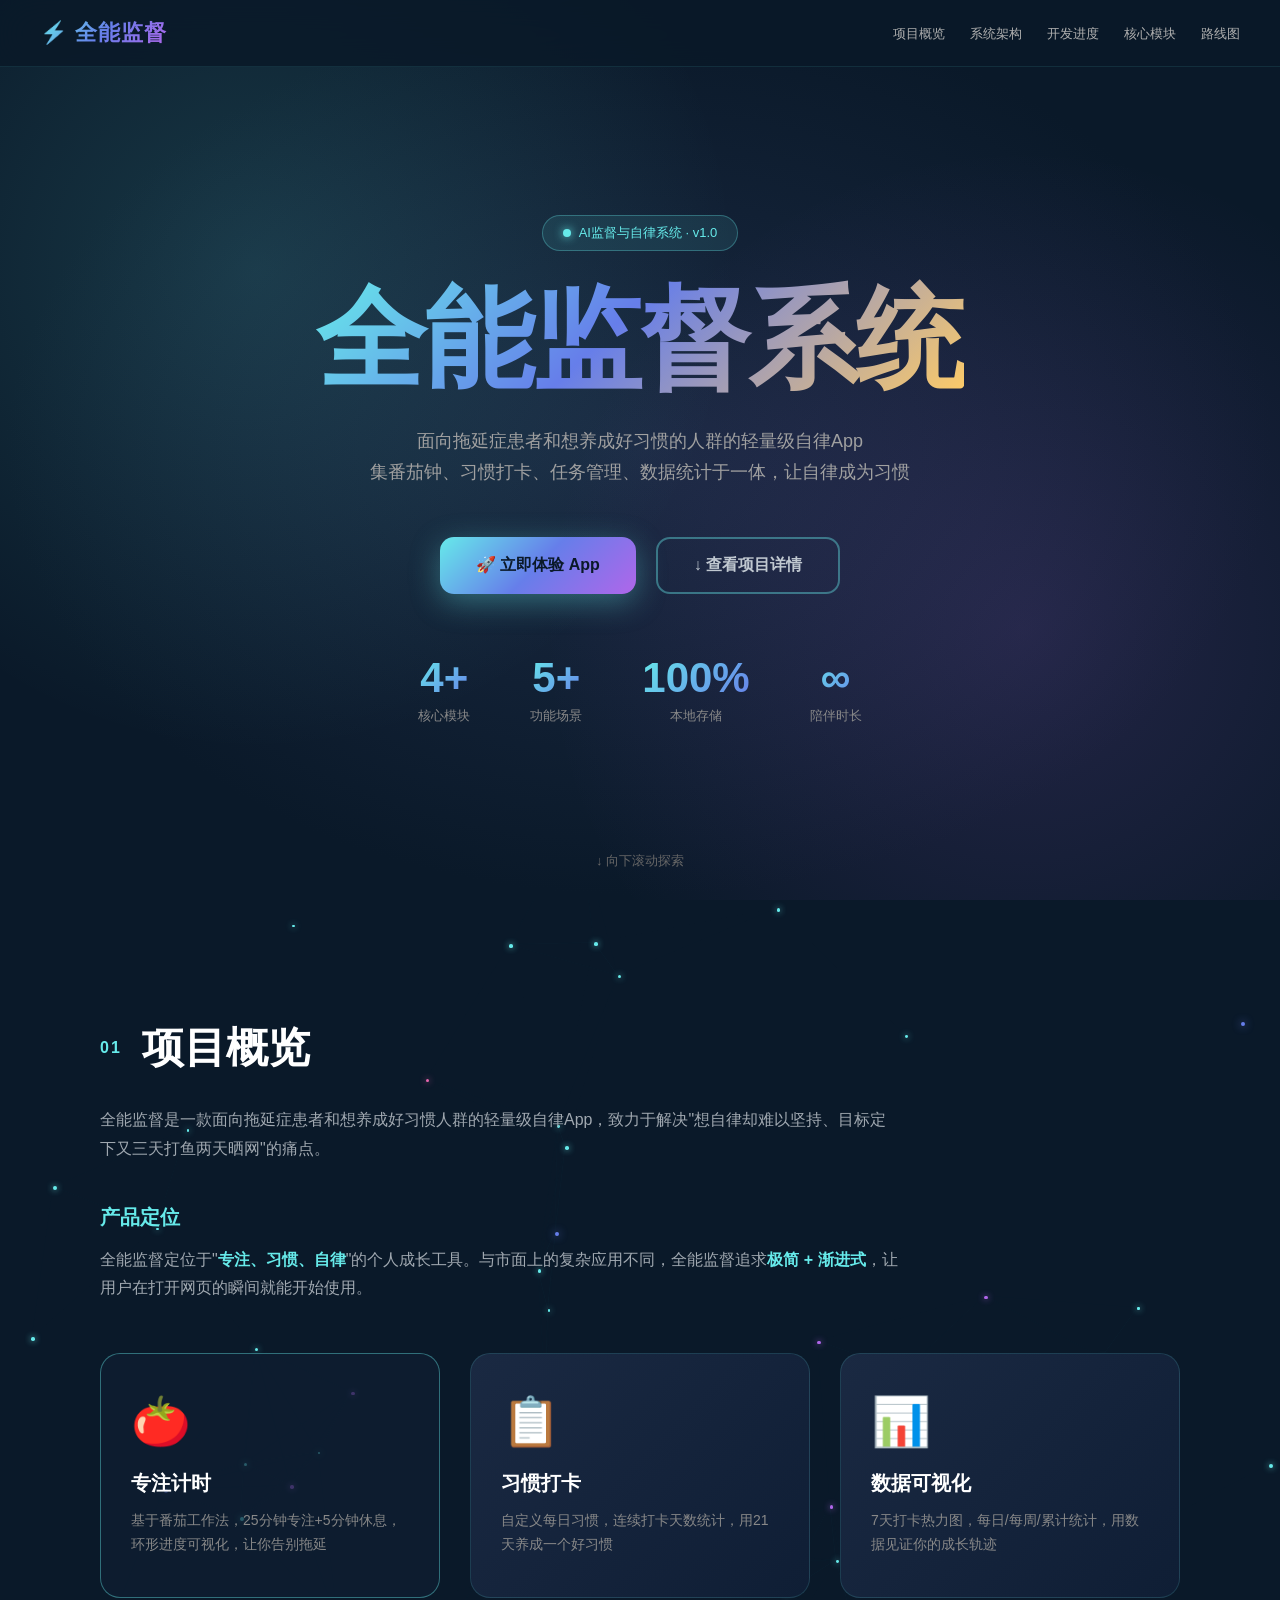
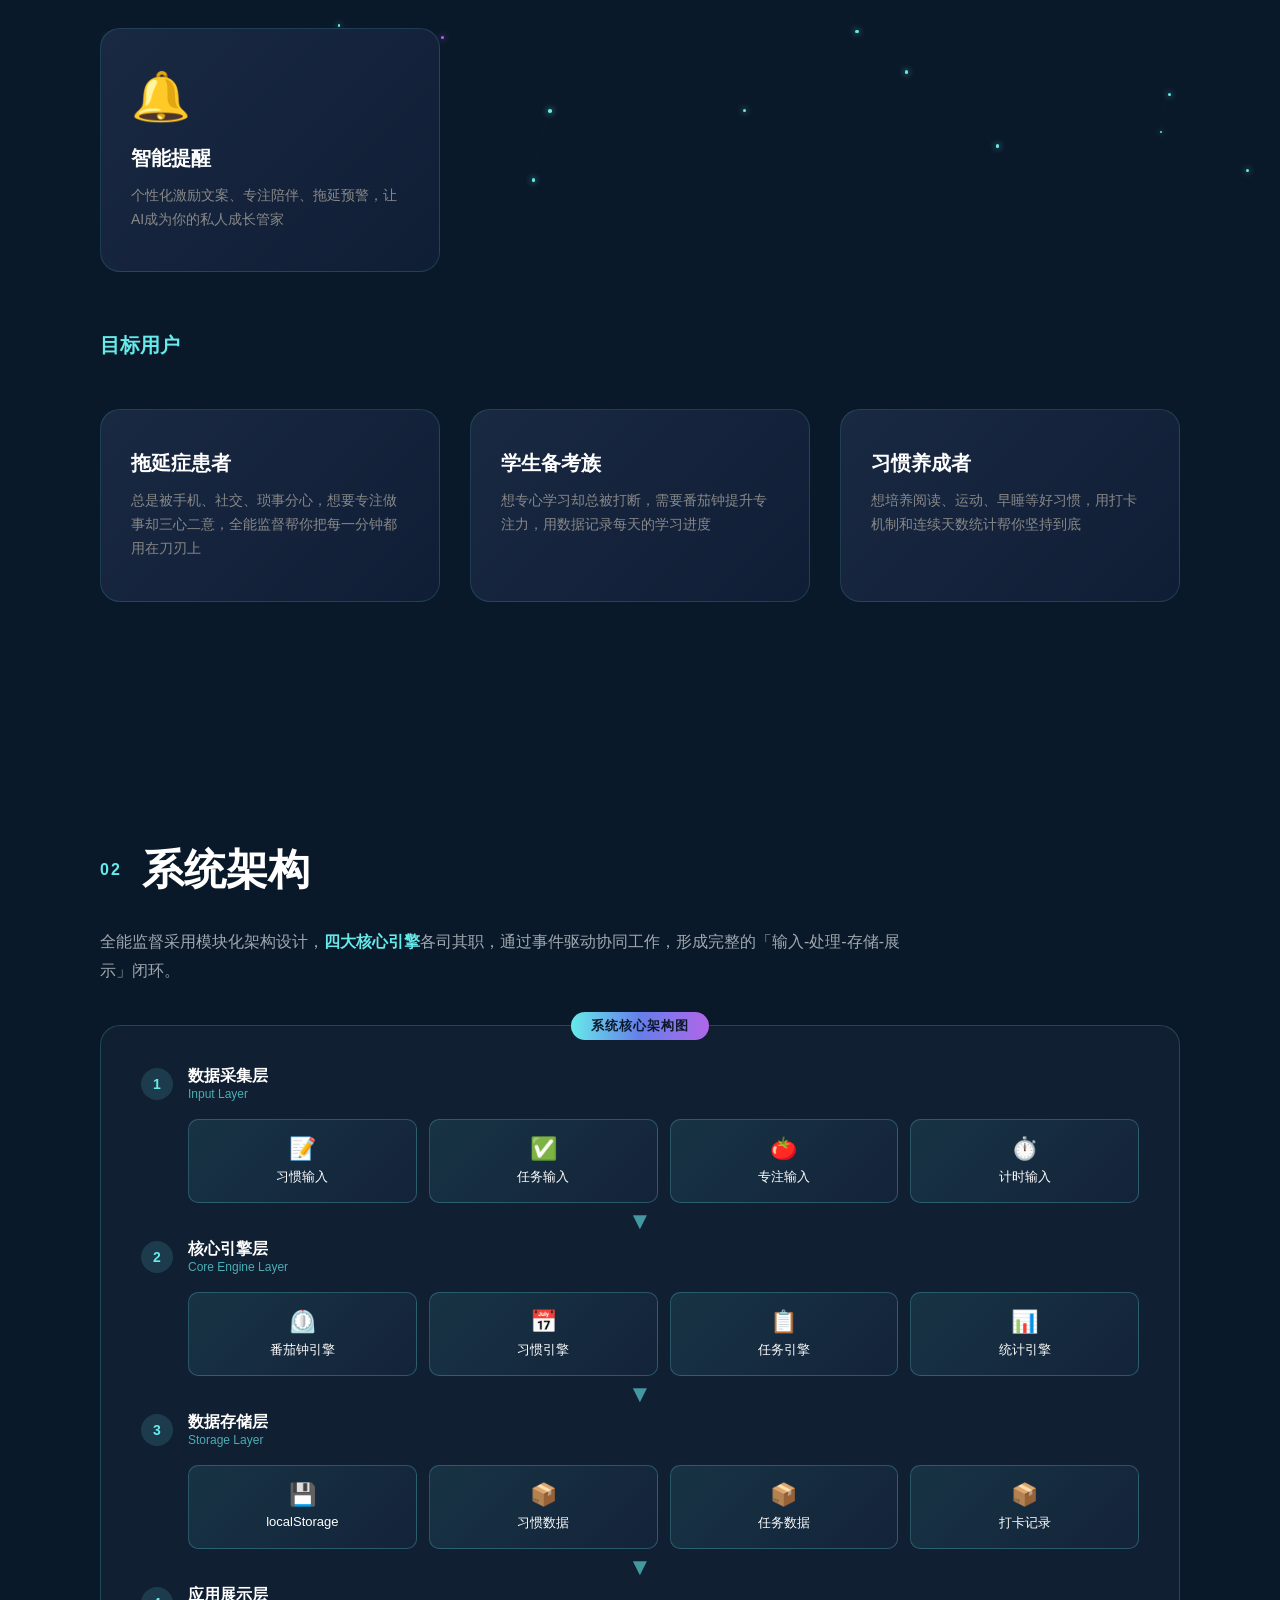
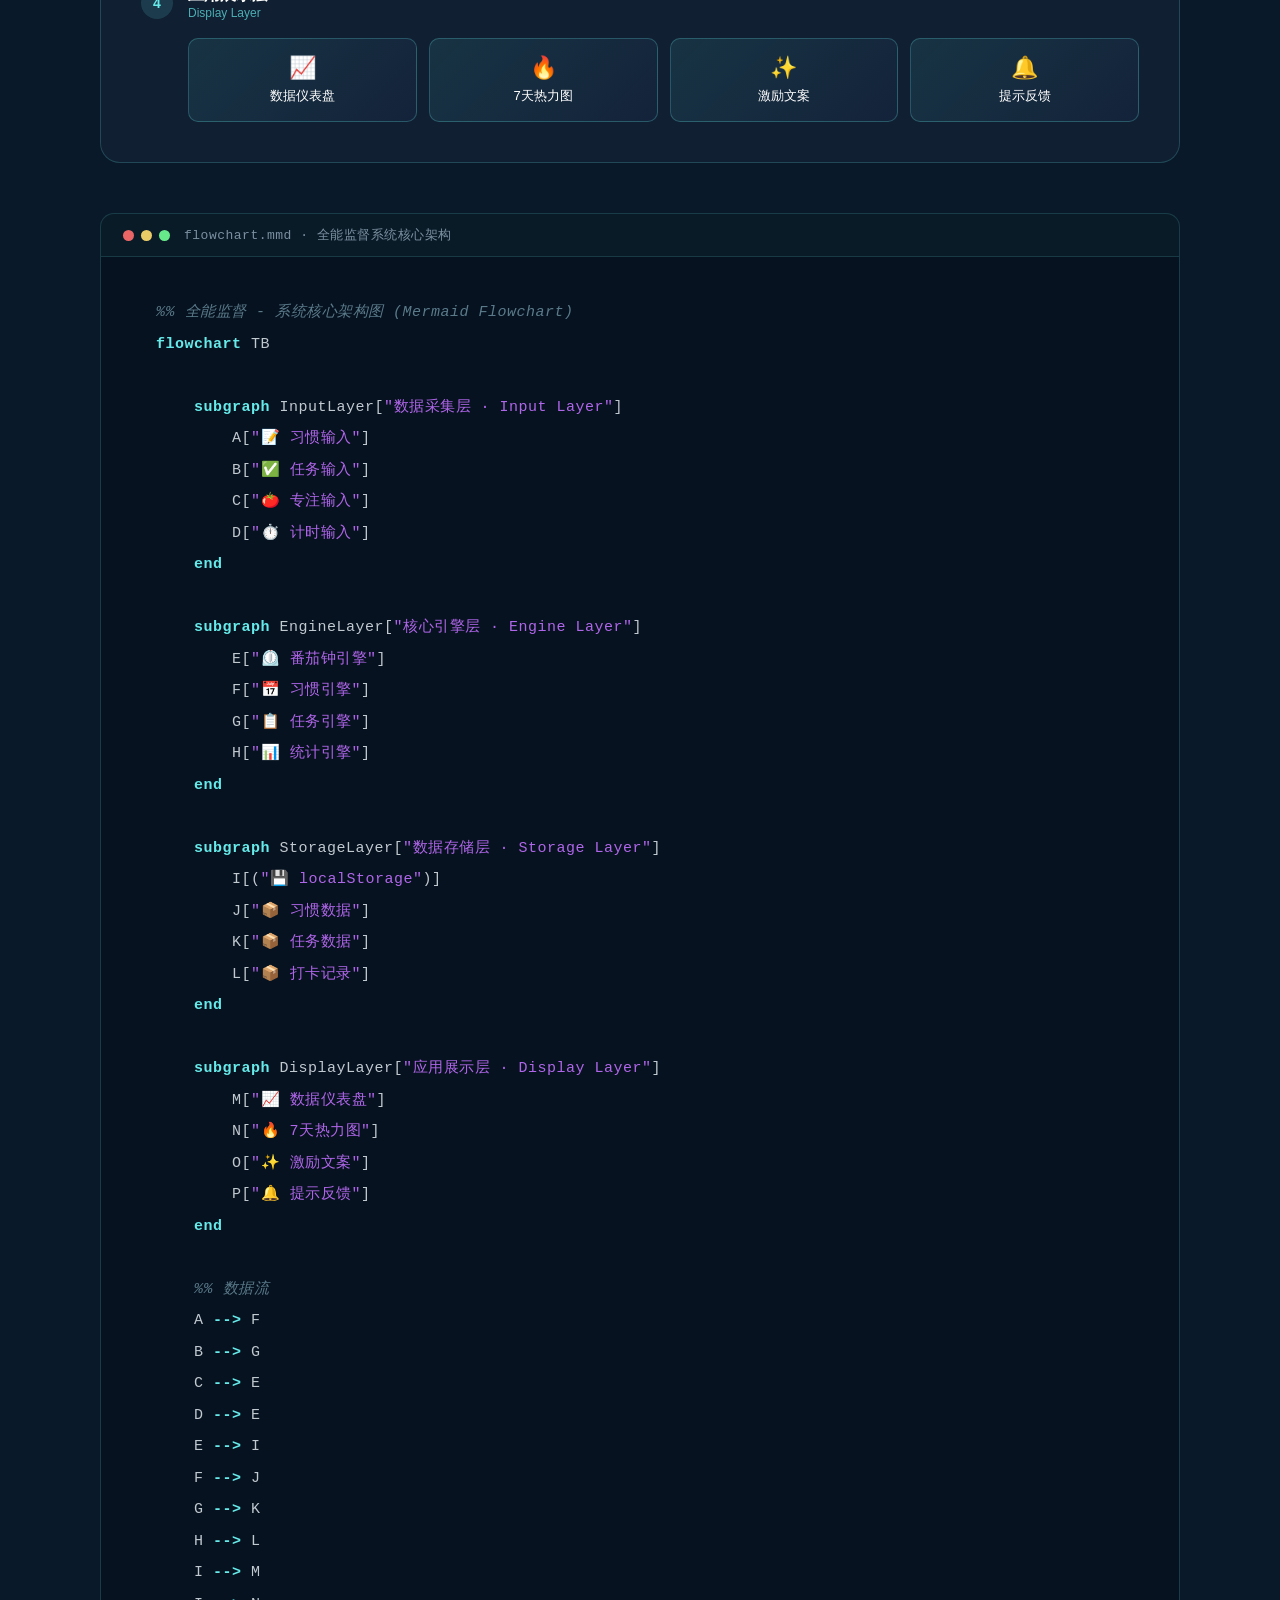
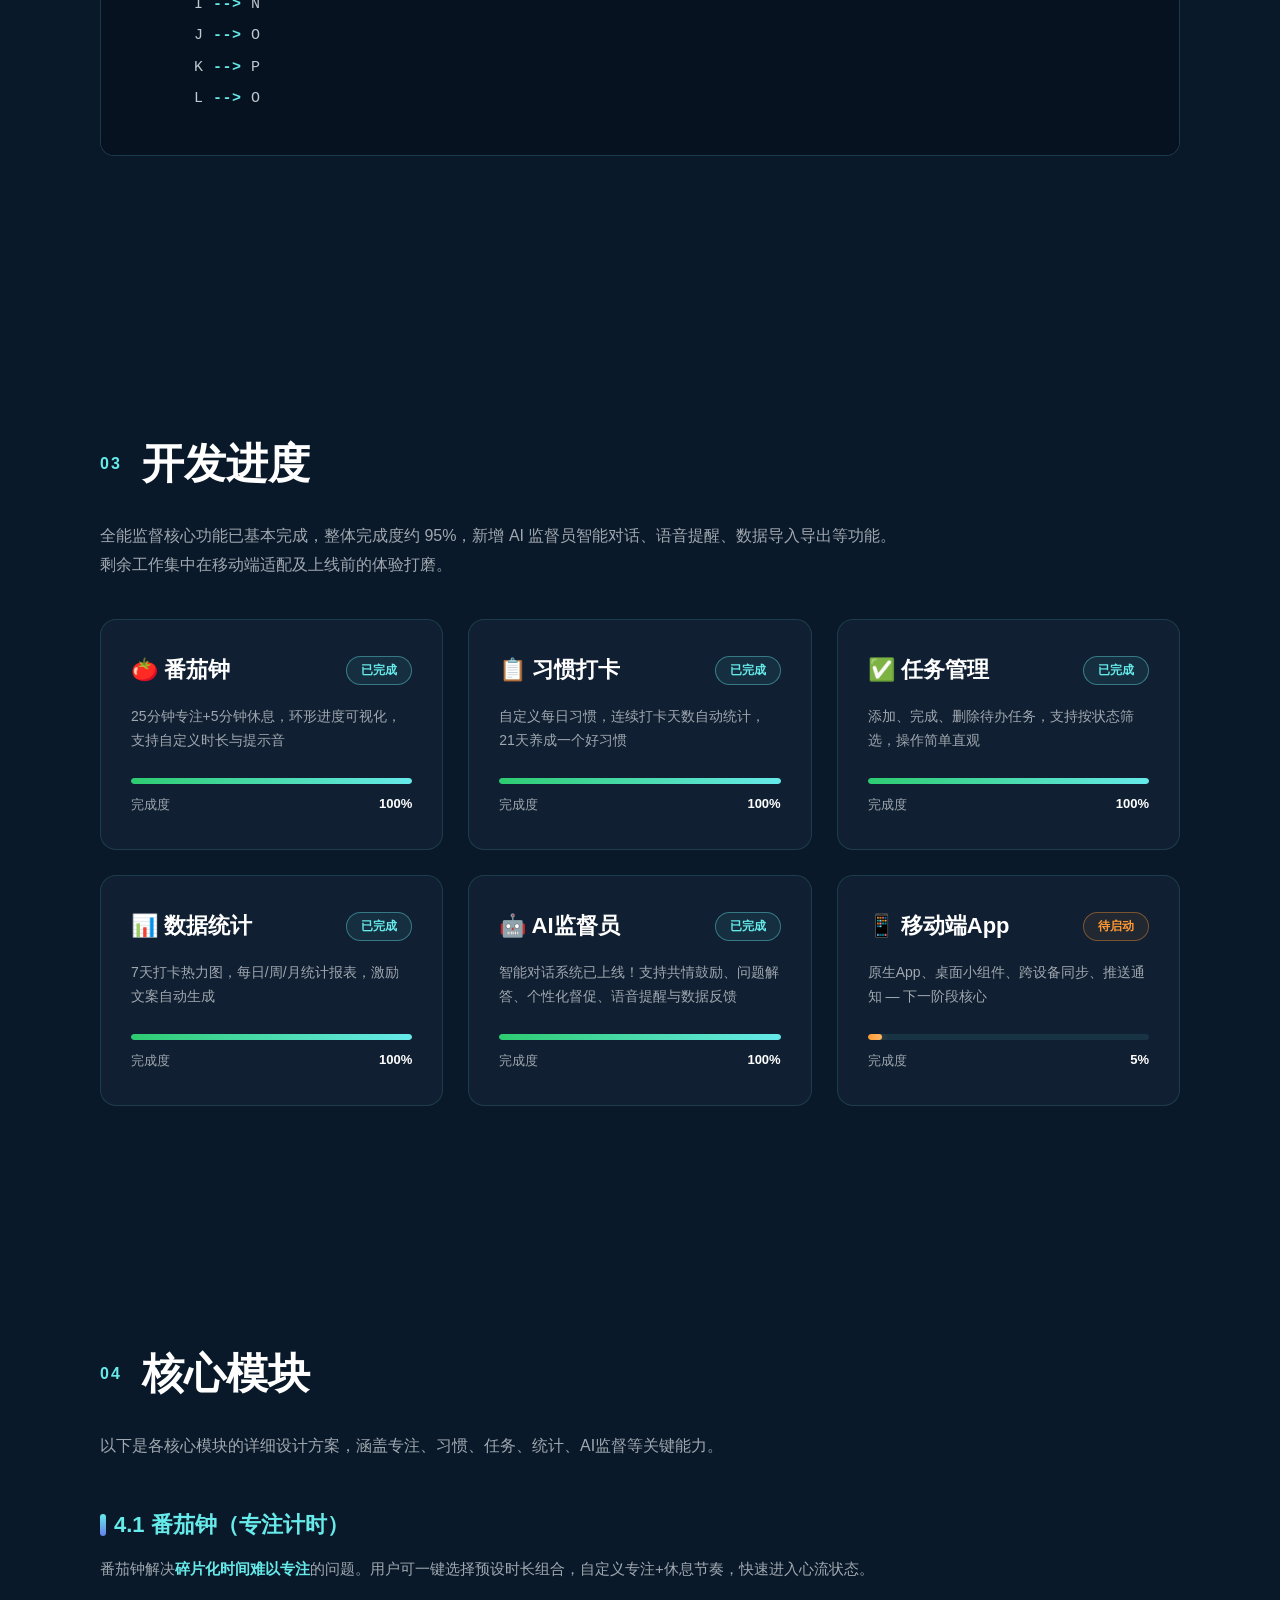
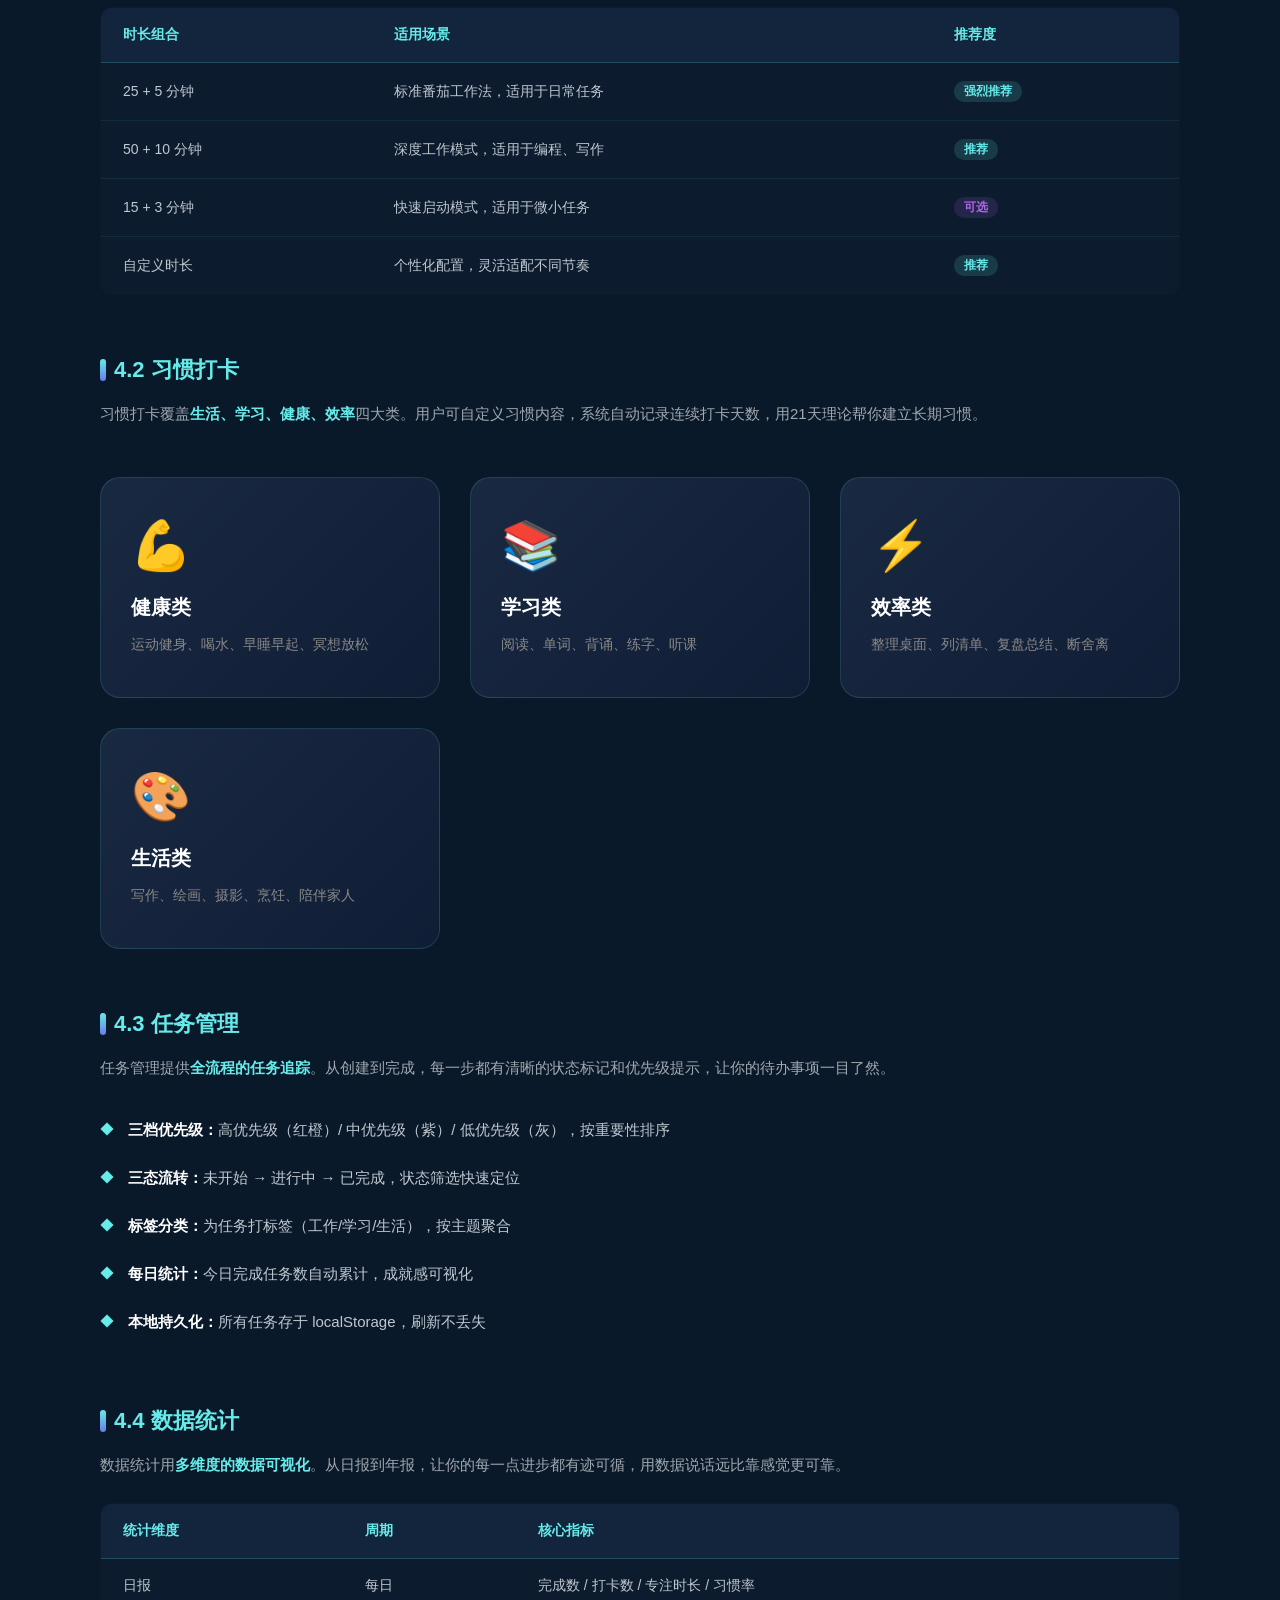
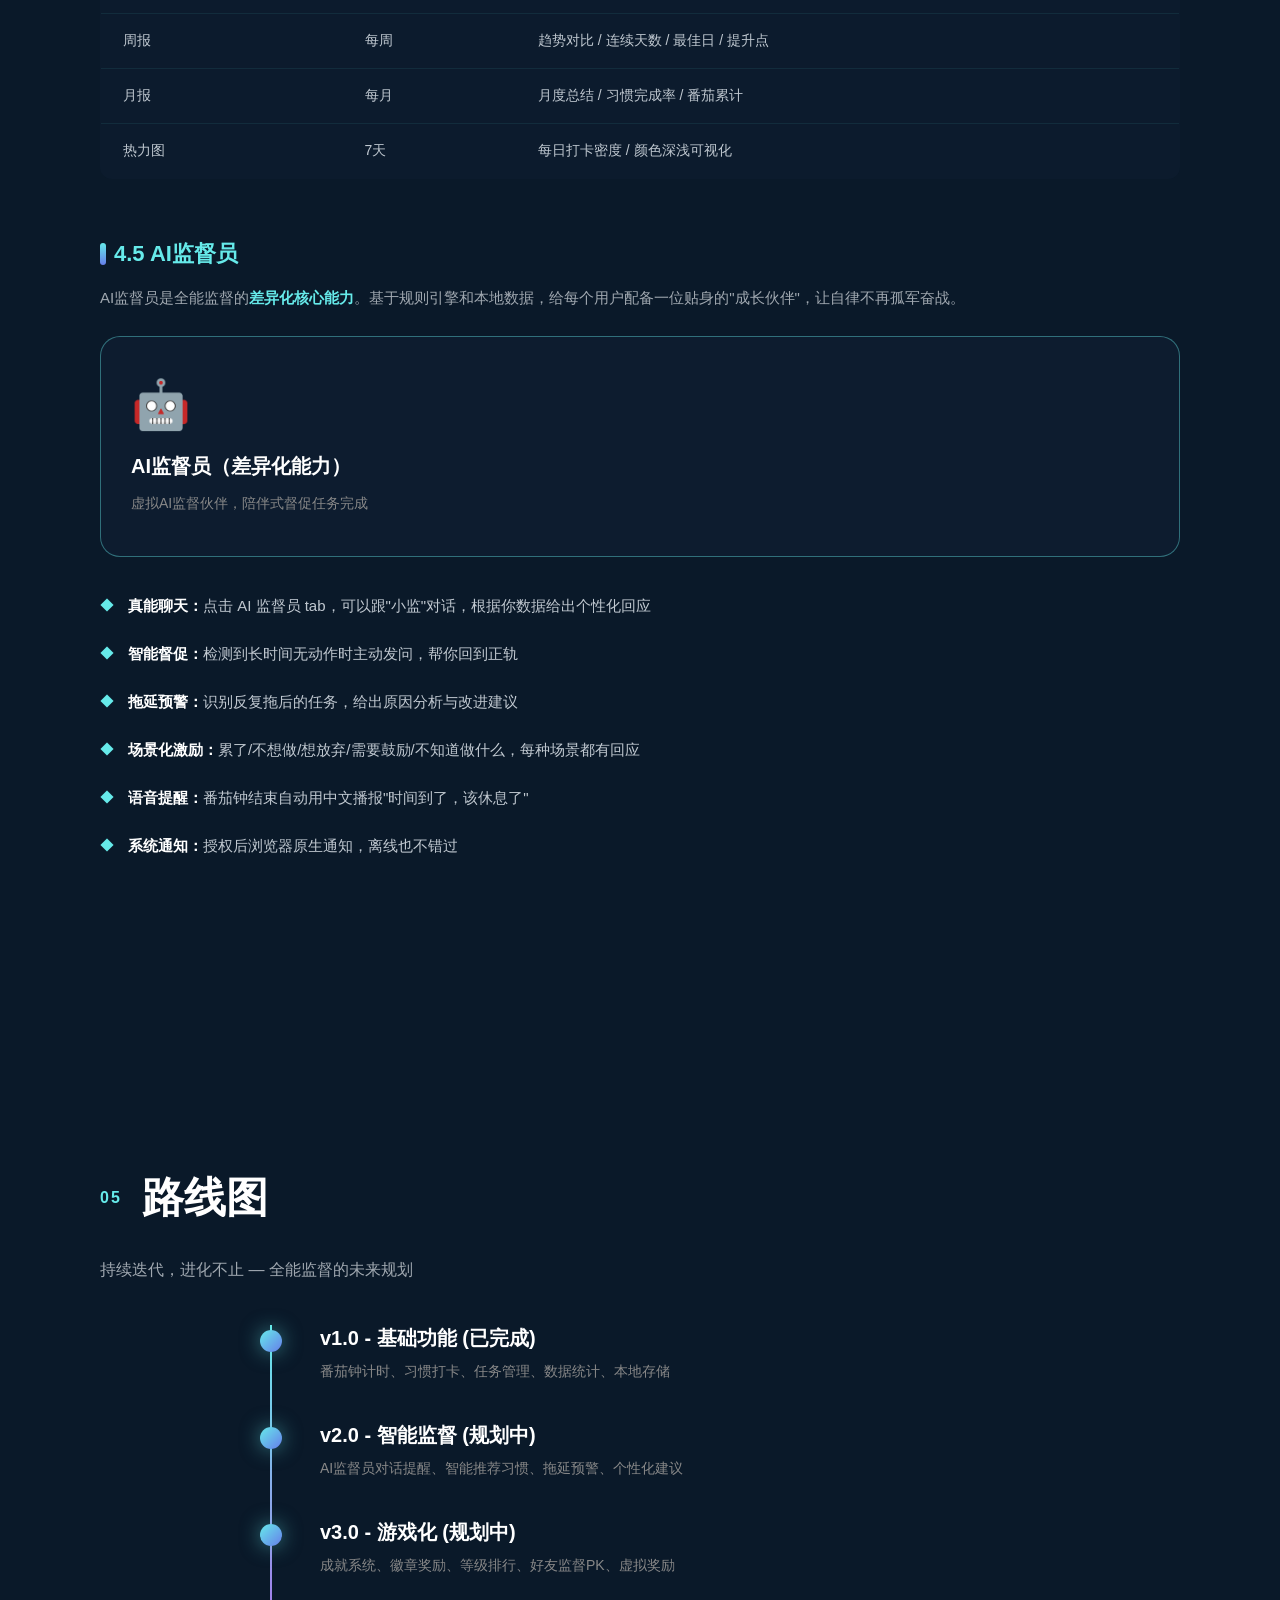
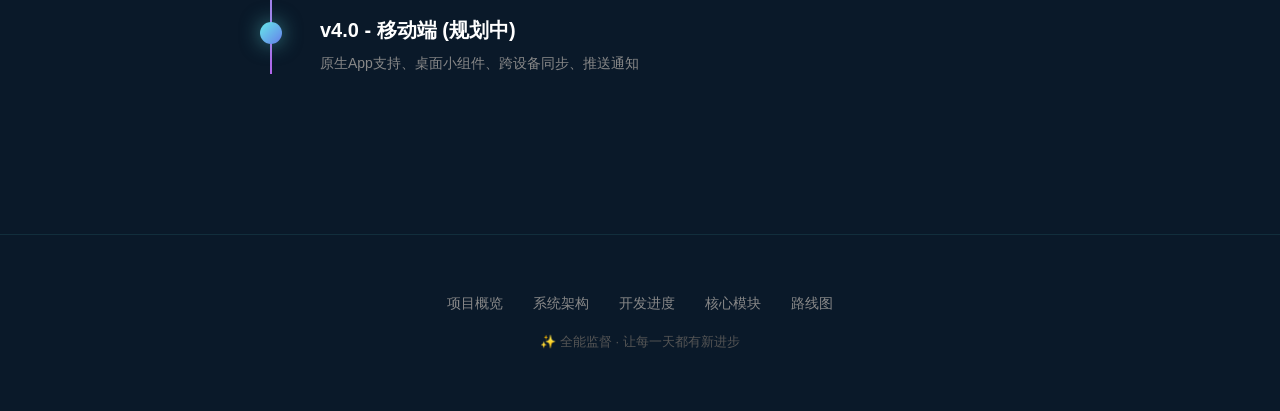
<file: index.html>
<!DOCTYPE html>
<html lang="zh-CN">
<head>
    <meta charset="UTF-8">
    <meta name="viewport" content="width=device-width, initial-scale=1.0">
    <title>全能监督 - 你的私人成长管家</title>
    <style>
        * { margin: 0; padding: 0; box-sizing: border-box; }

        /* 星座网络背景 */
        .constellation {
            position: fixed;
            top: -100vh;
            left: 0;
            width: 100%;
            height: 300vh;
            pointer-events: none;
            z-index: 0;
            overflow: hidden;
            will-change: transform;
        }
        .star {
            position: absolute;
            width: 3px;
            height: 3px;
            background: #66eaea;
            border-radius: 50%;
            box-shadow: 0 0 6px #66eaea;
            animation: twinkle 3s ease-in-out infinite;
        }
        .star.s2 { background: #b066ea; box-shadow: 0 0 6px #b066ea; animation-duration: 4s; }
        .star.s3 { background: #ea66b0; box-shadow: 0 0 6px #ea66b0; animation-duration: 5s; }
        .star.s4 { background: #667eea; box-shadow: 0 0 8px #667eea; animation-duration: 3.5s; }
        @keyframes twinkle {
            0%, 100% { opacity: 0.3; }
            50% { opacity: 1; }
        }
        .constellation svg {
            position: absolute;
            top: 0; left: 0;
            width: 100%;
            height: 100%;
        }
        .constellation line {
            stroke: rgba(102, 234, 234, 0.15);
            stroke-width: 0.5;
        }

        body {
            font-family: -apple-system, BlinkMacSystemFont, "Segoe UI", "PingFang SC", "Microsoft YaHei", sans-serif;
            background: #0a1929;
            color: #c0c8d0;
            min-height: 100vh;
            overflow-x: hidden;
            position: relative;
        }
        body > * { position: relative; z-index: 1; }

        /* 导航栏 */
        .navbar {
            position: fixed;
            top: 0;
            left: 0;
            right: 0;
            z-index: 100;
            padding: 18px 40px;
            display: flex;
            justify-content: space-between;
            align-items: center;
            background: rgba(10, 25, 41, 0.85);
            backdrop-filter: blur(20px);
            border-bottom: 1px solid rgba(102, 234, 234, 0.1);
        }

        .logo {
            font-size: 22px;
            font-weight: 900;
            background: linear-gradient(135deg, #66eaea 0%, #667eea 50%, #b066ea 100%);
            -webkit-background-clip: text;
            -webkit-text-fill-color: transparent;
            background-clip: text;
            letter-spacing: 1px;
        }

        .nav-links {
            display: flex;
            gap: 25px;
            list-style: none;
        }

        .nav-links a {
            color: #b0b0b0;
            text-decoration: none;
            font-size: 13px;
            font-weight: 500;
            transition: color 0.3s;
            cursor: pointer;
            white-space: nowrap;
        }

        .nav-links a:hover { color: #66eaea; }

        /* Hero区 */
        .hero {
            min-height: 100vh;
            display: flex;
            flex-direction: column;
            align-items: center;
            justify-content: center;
            text-align: center;
            padding: 100px 20px 60px;
            position: relative;
            background: radial-gradient(ellipse at center, #1a2942 0%, #0a1929 70%);
        }

        .hero::before {
            content: '';
            position: absolute;
            top: 0; left: 0; right: 0; bottom: 0;
            background-image:
                radial-gradient(circle at 20% 30%, rgba(102, 234, 234, 0.15) 0%, transparent 40%),
                radial-gradient(circle at 80% 70%, rgba(176, 102, 234, 0.15) 0%, transparent 40%);
            pointer-events: none;
        }

        .hero-badge {
            display: inline-flex;
            align-items: center;
            gap: 8px;
            padding: 8px 20px;
            background: rgba(102, 234, 234, 0.1);
            border: 1px solid rgba(102, 234, 234, 0.3);
            border-radius: 20px;
            font-size: 13px;
            color: #66eaea;
            margin-bottom: 30px;
            position: relative;
            z-index: 1;
        }

        .badge-dot {
            width: 8px;
            height: 8px;
            background: #66eaea;
            border-radius: 50%;
            box-shadow: 0 0 10px #66eaea;
            animation: pulse 2s infinite;
        }

        @keyframes pulse {
            0%, 100% { opacity: 1; }
            50% { opacity: 0.4; }
        }

        .hero-title {
            font-size: 110px;
            font-weight: 900;
            line-height: 1.05;
            margin-bottom: 30px;
            position: relative;
            letter-spacing: -2px;
        }
        .gradient-text {
            background: linear-gradient(135deg, #66eaea 0%, #667eea 45%, #ffcc66 100%);
            -webkit-background-clip: text;
            -webkit-text-fill-color: transparent;
            background-clip: text;
        }

        .hero-subtitle {
            font-size: 18px;
            color: #a0a0a0;
            max-width: 600px;
            line-height: 1.7;
            margin-bottom: 50px;
            position: relative;
            z-index: 1;
        }

        .hero-cta {
            display: flex;
            gap: 20px;
            justify-content: center;
            flex-wrap: wrap;
            margin-bottom: 60px;
            position: relative;
            z-index: 1;
        }
        .cta-primary, .cta-secondary {
            padding: 16px 36px;
            border-radius: 14px;
            font-size: 16px;
            font-weight: 700;
            text-decoration: none;
            transition: transform 0.2s, box-shadow 0.2s;
            display: inline-flex;
            align-items: center;
            gap: 8px;
        }
        .cta-primary {
            background: linear-gradient(135deg, #66eaea 0%, #667eea 50%, #b066ea 100%);
            color: #0a1929;
            box-shadow: 0 8px 30px rgba(102, 234, 234, 0.35);
        }
        .cta-primary:hover {
            transform: translateY(-3px);
            box-shadow: 0 12px 40px rgba(102, 234, 234, 0.5);
        }
        .cta-secondary {
            background: transparent;
            border: 2px solid rgba(102, 234, 234, 0.4);
            color: #c0c8d0;
        }
        .cta-secondary:hover {
            border-color: #66eaea;
            color: #66eaea;
            transform: translateY(-3px);
        }

        .hero-stats {
            display: flex;
            gap: 60px;
            position: relative;
            z-index: 1;
            flex-wrap: wrap;
            justify-content: center;
        }

        .stat-item {
            text-align: center;
        }

        .stat-num {
            font-size: 42px;
            font-weight: 900;
            background: linear-gradient(135deg, #66eaea 0%, #667eea 100%);
            -webkit-background-clip: text;
            -webkit-text-fill-color: transparent;
            background-clip: text;
        }

        .stat-label {
            font-size: 13px;
            color: #888;
            margin-top: 5px;
        }

        .scroll-hint {
            position: absolute;
            bottom: 30px;
            left: 50%;
            transform: translateX(-50%);
            font-size: 13px;
            color: #666;
            z-index: 1;
            animation: bounce 2s infinite;
        }

        @keyframes bounce {
            0%, 100% { transform: translateX(-50%) translateY(0); }
            50% { transform: translateX(-50%) translateY(-8px); }
        }

        /* 通用区段 */
        .section {
            padding: 120px 60px;
            max-width: 1200px;
            margin: 0 auto;
            position: relative;
        }

        .section-num {
            display: inline-block;
            font-size: 16px;
            color: #66eaea;
            letter-spacing: 2px;
            font-weight: 600;
            margin-right: 20px;
            vertical-align: middle;
        }

        .section-title {
            font-size: 42px;
            font-weight: 900;
            margin-bottom: 30px;
            display: flex;
            align-items: center;
            color: #fff;
        }

        .section-desc {
            color: #a0a8b0;
            font-size: 16px;
            line-height: 1.8;
            max-width: 800px;
            margin-bottom: 40px;
        }

        .section-center {
            text-align: center;
        }
        .section-center .section-title { justify-content: center; }
        .section-center .section-desc { margin-left: auto; margin-right: auto; }

        /* 数据概览 */
        .overview {
            padding: 0 60px 60px;
            max-width: 1200px;
            margin: 0 auto;
        }

        .overview-grid {
            display: grid;
            grid-template-columns: repeat(4, 1fr);
            gap: 20px;
        }

        .overview-card {
            background: linear-gradient(135deg, #1a2942 0%, #0f1e35 100%);
            border: 1px solid rgba(102, 234, 234, 0.15);
            border-radius: 16px;
            padding: 25px;
            transition: all 0.3s;
        }

        .overview-card:hover {
            transform: translateY(-5px);
            border-color: rgba(102, 234, 234, 0.5);
            box-shadow: 0 10px 30px rgba(102, 234, 234, 0.2);
        }

        .overview-icon {
            font-size: 32px;
            margin-bottom: 15px;
        }

        .overview-value {
            font-size: 36px;
            font-weight: 900;
            color: #fff;
            line-height: 1;
        }

        .overview-label {
            color: #888;
            font-size: 13px;
            margin-top: 8px;
        }

        /* Tab区 */
        .tabs {
            display: flex;
            gap: 10px;
            margin-bottom: 30px;
            flex-wrap: wrap;
            justify-content: center;
        }

        .tab-btn {
            padding: 12px 28px;
            border: 1px solid rgba(102, 234, 234, 0.2);
            background: rgba(26, 41, 66, 0.5);
            color: #b0b0b0;
            border-radius: 30px;
            cursor: pointer;
            font-size: 14px;
            font-weight: 500;
            transition: all 0.3s;
        }

        .tab-btn:hover {
            border-color: rgba(102, 234, 234, 0.6);
            color: #66eaea;
        }

        .tab-btn.active {
            background: linear-gradient(135deg, #66eaea 0%, #667eea 100%);
            color: white;
            border-color: transparent;
        }

        .tab-content {
            display: none;
            background: linear-gradient(135deg, #1a2942 0%, #0f1e35 100%);
            border: 1px solid rgba(102, 234, 234, 0.15);
            border-radius: 20px;
            padding: 50px;
        }

        .tab-content.active { display: block; }

        /* 番茄钟 */
        .pomodoro {
            text-align: center;
        }

        .timer-circle {
            position: relative;
            width: 280px;
            height: 280px;
            margin: 0 auto 50px;
        }

        .progress-ring { transform: rotate(-90deg); }

        .progress-ring-bg { stroke: rgba(102, 234, 234, 0.1); }

        .progress-ring-fg {
            stroke: url(#gradient);
            stroke-dasharray: 816.8;
            stroke-dashoffset: 0;
            transition: stroke-dashoffset 1s ease;
            filter: drop-shadow(0 0 8px rgba(102, 234, 234, 0.5));
        }

        .timer-text {
            position: absolute;
            top: 50%; left: 50%;
            transform: translate(-50%, -50%);
            font-size: 60px;
            font-weight: 900;
            color: #fff;
        }

        .timer-mode {
            color: #66eaea;
            margin-top: 15px;
            font-size: 16px;
            font-weight: 500;
        }

        .timer-controls {
            display: flex;
            gap: 15px;
            justify-content: center;
            margin-bottom: 30px;
            flex-wrap: wrap;
        }

        .btn {
            padding: 14px 35px;
            border: none;
            border-radius: 30px;
            font-size: 15px;
            font-weight: 600;
            cursor: pointer;
            transition: all 0.3s;
        }

        .btn-primary {
            background: linear-gradient(135deg, #66eaea 0%, #667eea 100%);
            color: white;
            box-shadow: 0 5px 20px rgba(102, 234, 234, 0.3);
        }

        .btn-primary:hover:not(:disabled) {
            transform: translateY(-2px);
            box-shadow: 0 8px 30px rgba(102, 234, 234, 0.5);
        }

        .btn-secondary {
            background: rgba(102, 234, 234, 0.1);
            color: #66eaea;
            border: 1px solid rgba(102, 234, 234, 0.3);
        }

        .btn-secondary:hover:not(:disabled) {
            background: rgba(102, 234, 234, 0.2);
        }

        .btn-danger {
            background: rgba(234, 102, 102, 0.1);
            color: #ff6b6b;
            border: 1px solid rgba(234, 102, 102, 0.3);
        }

        .btn:disabled { opacity: 0.5; cursor: not-allowed; }

        .timer-settings {
            display: flex;
            gap: 20px;
            justify-content: center;
            flex-wrap: wrap;
        }

        .setting-group {
            display: flex;
            align-items: center;
            gap: 10px;
            background: rgba(102, 234, 234, 0.05);
            border: 1px solid rgba(102, 234, 234, 0.15);
            padding: 10px 20px;
            border-radius: 30px;
        }

        .setting-group label { font-size: 13px; color: #888; }

        .setting-group input {
            width: 50px;
            padding: 4px;
            background: transparent;
            border: 1px solid rgba(102, 234, 234, 0.3);
            border-radius: 8px;
            color: #fff;
            text-align: center;
            font-size: 14px;
        }

        /* 习惯/待办 */
        .list-container {
            max-width: 800px;
            margin: 0 auto;
        }

        .list-header {
            display: flex;
            gap: 10px;
            margin-bottom: 30px;
        }

        .list-input {
            flex: 1;
            padding: 14px 20px;
            background: rgba(102, 234, 234, 0.05);
            border: 1px solid rgba(102, 234, 234, 0.2);
            border-radius: 30px;
            color: #fff;
            font-size: 14px;
        }

        .list-input:focus { outline: none; border-color: #66eaea; }

        .list-input::placeholder { color: #555; }

        .list-items { display: flex; flex-direction: column; gap: 12px; }

        .list-item {
            display: flex;
            align-items: center;
            gap: 15px;
            padding: 18px 20px;
            background: rgba(102, 234, 234, 0.05);
            border: 1px solid rgba(102, 234, 234, 0.1);
            border-radius: 12px;
            transition: all 0.3s;
        }

        .list-item:hover {
            border-color: rgba(102, 234, 234, 0.4);
            background: rgba(102, 234, 234, 0.08);
        }

        .list-check {
            width: 26px; height: 26px;
            border: 2px solid rgba(102, 234, 234, 0.4);
            border-radius: 50%;
            cursor: pointer;
            display: flex; align-items: center; justify-content: center;
            transition: all 0.3s;
            flex-shrink: 0;
        }

        .todo-check { border-radius: 6px; }

        .list-item.completed .list-check {
            background: linear-gradient(135deg, #66eaea 0%, #667eea 100%);
            border-color: transparent;
        }

        .list-item.completed .list-check::after {
            content: '✓'; color: white; font-weight: bold; font-size: 14px;
        }

        .list-text {
            flex: 1;
            color: #fff;
            font-size: 15px;
        }

        .list-item.completed .list-text {
            text-decoration: line-through;
            color: #555;
        }

        .list-streak {
            color: #ea66b0;
            font-size: 13px;
            font-weight: 600;
        }

        .list-delete {
            background: transparent;
            border: none;
            color: #555;
            cursor: pointer;
            font-size: 16px;
            padding: 5px 10px;
            border-radius: 6px;
        }

        .list-delete:hover { color: #ff6b6b; background: rgba(234, 102, 102, 0.1); }

        .empty-state {
            text-align: center;
            padding: 60px 20px;
            color: #555;
        }

        .empty-icon { font-size: 60px; opacity: 0.5; }

        .filter-tabs {
            display: flex;
            gap: 10px;
            margin-bottom: 20px;
            justify-content: center;
        }

        .filter-btn {
            padding: 6px 16px;
            background: transparent;
            border: 1px solid rgba(102, 234, 234, 0.2);
            color: #888;
            border-radius: 20px;
            cursor: pointer;
            font-size: 13px;
            transition: all 0.3s;
        }

        .filter-btn:hover { color: #66eaea; border-color: #66eaea; }

        .filter-btn.active {
            background: rgba(102, 234, 234, 0.15);
            color: #66eaea;
            border-color: #66eaea;
        }

        /* 核心模块卡片 */
        .modules {
            display: grid;
            grid-template-columns: repeat(3, 1fr);
            gap: 30px;
            margin-top: 50px;
        }

        .module-card {
            background: linear-gradient(135deg, #1a2942 0%, #0f1e35 100%);
            border: 1px solid rgba(102, 234, 234, 0.15);
            border-radius: 20px;
            padding: 40px 30px;
            transition: all 0.3s;
            position: relative;
            overflow: hidden;
        }

        .module-card::before {
            content: '';
            position: absolute;
            top: 0; left: 0; right: 0; height: 2px;
            background: linear-gradient(90deg, transparent, #66eaea, transparent);
            transform: translateX(-100%);
            transition: transform 0.5s;
        }

        .module-card:hover::before { transform: translateX(0); }

        .module-card:hover {
            transform: translateY(-5px);
            border-color: rgba(102, 234, 234, 0.5);
        }
        .module-card.highlight {
            border: 1px solid rgba(102, 234, 234, 0.4);
            position: relative;
            background: rgba(15, 30, 50, 0.7);
        }
        .module-card.highlight::before {
            content: '';
            position: absolute;
            top: 0; left: 0; right: 0;
            height: 3px;
            background: linear-gradient(90deg, #66eaea 0%, #667eea 50%, #b066ea 100%);
            border-radius: 12px 12px 0 0;
        }

        /* 核心模块：subsection / 表格 / 列表 */
        .sub-section {
            margin-bottom: 60px;
        }
        .sub-section-num {
            color: #66eaea;
            font-size: 22px;
            font-weight: 700;
            margin: 50px 0 15px;
            display: flex;
            align-items: center;
            gap: 8px;
        }
        .sub-section-num::before {
            content: '';
            display: inline-block;
            width: 6px;
            height: 22px;
            background: linear-gradient(180deg, #66eaea, #667eea);
            border-radius: 3px;
        }
        .sub-desc {
            color: #a0a8b0;
            font-size: 15px;
            line-height: 1.8;
            margin-bottom: 25px;
        }
        .sub-desc strong { color: #66eaea; }
        .module-table {
            width: 100%;
            border-collapse: collapse;
            background: rgba(15, 30, 50, 0.5);
            border-radius: 12px;
            overflow: hidden;
            border: 1px solid rgba(102, 234, 234, 0.15);
        }
        .module-table thead {
            background: rgba(20, 40, 65, 0.8);
        }
        .module-table th {
            text-align: left;
            padding: 18px 22px;
            color: #66eaea;
            font-size: 14px;
            font-weight: 700;
            border-bottom: 1px solid rgba(102, 234, 234, 0.2);
        }
        .module-table td {
            padding: 18px 22px;
            color: #c0c8d0;
            font-size: 14px;
            border-bottom: 1px solid rgba(102, 234, 234, 0.08);
        }
        .module-table tr:last-child td { border-bottom: none; }
        .module-table tr:hover td { background: rgba(102, 234, 234, 0.05); }
        .module-table .pill {
            display: inline-block;
            padding: 2px 10px;
            border-radius: 10px;
            font-size: 12px;
            font-weight: 600;
        }
        .pill-high { background: rgba(102, 234, 234, 0.15); color: #66eaea; }
        .pill-mid  { background: rgba(176, 102, 234, 0.15); color: #b066ea; }
        .pill-low  { background: rgba(160, 168, 176, 0.15); color: #a0a8b0; }

        .feature-list {
            list-style: none;
            padding: 0;
            margin: 0;
        }
        .feature-list li {
            position: relative;
            padding: 12px 0 12px 28px;
            color: #c0c8d0;
            font-size: 15px;
            line-height: 1.6;
        }
        .feature-list li::before {
            content: '◆';
            position: absolute;
            left: 0;
            top: 12px;
            color: #66eaea;
            font-size: 14px;
        }
        .feature-list li strong { color: #fff; }

        .module-icon {
            font-size: 48px;
            margin-bottom: 20px;
        }

        .module-title {
            font-size: 20px;
            font-weight: 700;
            color: #fff;
            margin-bottom: 12px;
        }

        .module-desc {
            color: #888;
            font-size: 14px;
            line-height: 1.7;
        }

        /* 路线图 */
        .timeline {
            position: relative;
            max-width: 800px;
            margin: 0 auto;
        }

        .timeline::before {
            content: '';
            position: absolute;
            left: 30px;
            top: 0; bottom: 0;
            width: 2px;
            background: linear-gradient(180deg, #66eaea 0%, #b066ea 100%);
        }

        .timeline-item {
            position: relative;
            padding-left: 80px;
            margin-bottom: 40px;
        }

        .timeline-dot {
            position: absolute;
            left: 20px;
            top: 5px;
            width: 22px;
            height: 22px;
            background: linear-gradient(135deg, #66eaea 0%, #667eea 100%);
            border-radius: 50%;
            box-shadow: 0 0 20px rgba(102, 234, 234, 0.5);
        }

        .timeline-title {
            font-size: 20px;
            font-weight: 700;
            color: #fff;
            margin-bottom: 8px;
        }

        .timeline-desc {
            color: #888;
            font-size: 14px;
            line-height: 1.6;
        }

        /* 数据统计 */
        .stats-grid {
            display: grid;
            grid-template-columns: repeat(3, 1fr);
            gap: 20px;
            margin-bottom: 40px;
        }

        .stat-card {
            background: rgba(102, 234, 234, 0.05);
            border: 1px solid rgba(102, 234, 234, 0.15);
            border-radius: 16px;
            padding: 30px;
        }

        .stat-card h3 {
            font-size: 16px;
            color: #66eaea;
            margin-bottom: 20px;
        }

        .stat-row {
            display: flex;
            justify-content: space-between;
            padding: 12px 0;
            border-bottom: 1px solid rgba(102, 234, 234, 0.1);
        }

        .stat-row:last-child { border-bottom: none; }

        .stat-row span { color: #888; font-size: 14px; }
        .stat-row strong { color: #fff; font-size: 16px; font-weight: 700; }

        .heatmap {
            display: grid;
            grid-template-columns: repeat(7, 1fr);
            gap: 8px;
            margin: 30px 0;
        }

        .heatmap-cell {
            aspect-ratio: 1;
            background: rgba(102, 234, 234, 0.1);
            border-radius: 8px;
            display: flex;
            flex-direction: column;
            align-items: center;
            justify-content: center;
            font-size: 11px;
            color: #888;
        }

        .heatmap-cell.l1 { background: rgba(102, 234, 234, 0.25); color: #66eaea; }
        .heatmap-cell.l2 { background: rgba(102, 234, 234, 0.5); color: #fff; }
        .heatmap-cell.l3 { background: linear-gradient(135deg, #66eaea 0%, #667eea 100%); color: #fff; }
        .heatmap-cell.l4 { background: linear-gradient(135deg, #b066ea 0%, #ea66b0 100%); color: #fff; }

        .heatmap-cell .day { font-size: 10px; }
        .heatmap-cell .num { font-size: 13px; font-weight: 700; margin-top: 3px; }

        .encourage-card {
            background: linear-gradient(135deg, rgba(102, 234, 234, 0.15) 0%, rgba(176, 102, 234, 0.15) 100%);
            border: 1px solid rgba(102, 234, 234, 0.3);
            border-radius: 20px;
            padding: 40px;
            text-align: center;
        }

        .encourage-icon { font-size: 50px; margin-bottom: 15px; }

        .encourage-text {
            font-size: 18px;
            color: #fff;
            font-weight: 500;
        }

        /* 页脚 */
        .footer {
            text-align: center;
            padding: 60px 20px;
            border-top: 1px solid rgba(102, 234, 234, 0.1);
            color: #555;
            font-size: 13px;
        }

        .footer-links {
            display: flex;
            gap: 30px;
            justify-content: center;
            margin-bottom: 20px;
        }

        .footer-links a {
            color: #888;
            text-decoration: none;
            font-size: 14px;
            transition: color 0.3s;
        }

        .footer-links a:hover { color: #66eaea; }

        /* 开发进度 */
        .progress-cards {
            display: grid;
            grid-template-columns: repeat(3, 1fr);
            gap: 25px;
        }
        .progress-card {
            background: rgba(20, 35, 55, 0.6);
            border: 1px solid rgba(102, 234, 234, 0.15);
            border-radius: 16px;
            padding: 35px 30px;
            transition: all 0.3s;
        }
        .progress-card:hover {
            transform: translateY(-3px);
            border-color: rgba(102, 234, 234, 0.4);
            box-shadow: 0 10px 30px rgba(0, 0, 0, 0.3);
        }
        .progress-head {
            display: flex;
            justify-content: space-between;
            align-items: center;
            margin-bottom: 20px;
        }
        .progress-name {
            font-size: 22px;
            font-weight: 700;
            color: #fff;
        }
        .progress-badge {
            padding: 5px 14px;
            border-radius: 20px;
            font-size: 12px;
            font-weight: 600;
            border: 1px solid;
        }
        .badge-done {
            color: #66eaea;
            background: rgba(102, 234, 234, 0.08);
            border-color: rgba(102, 234, 234, 0.4);
        }
        .badge-progress {
            color: #4d9fff;
            background: rgba(77, 159, 255, 0.08);
            border-color: rgba(77, 159, 255, 0.4);
        }
        .badge-pending {
            color: #ff9933;
            background: rgba(255, 153, 51, 0.08);
            border-color: rgba(255, 153, 51, 0.4);
        }
        .progress-desc {
            color: #a0a8b0;
            font-size: 14px;
            line-height: 1.7;
            margin-bottom: 25px;
        }
        .progress-bar-wrap {
            height: 6px;
            background: rgba(102, 234, 234, 0.1);
            border-radius: 3px;
            overflow: hidden;
            margin-bottom: 12px;
        }
        .progress-bar {
            height: 100%;
            border-radius: 3px;
            transition: width 1.5s ease;
        }
        .bar-done {
            background: linear-gradient(90deg, #2ecc71, #66eaea);
            box-shadow: 0 0 10px rgba(102, 234, 234, 0.5);
        }
        .bar-progress {
            background: linear-gradient(90deg, #4d9fff, #66eaea);
            box-shadow: 0 0 10px rgba(77, 159, 255, 0.4);
        }
        .bar-pending {
            background: linear-gradient(90deg, #ff9933, #ffb866);
            box-shadow: 0 0 10px rgba(255, 153, 51, 0.4);
        }
        .progress-foot {
            display: flex;
            justify-content: space-between;
            font-size: 13px;
            color: #a0a8b0;
        }
        .progress-foot strong { color: #fff; }

        /* 系统架构 */
        .architecture-card {
            background: rgba(20, 35, 55, 0.6);
            border: 1px solid rgba(102, 234, 234, 0.2);
            border-radius: 20px;
            padding: 40px;
            position: relative;
            margin-bottom: 30px;
        }
        .arch-label {
            position: absolute;
            top: -14px;
            left: 50%;
            transform: translateX(-50%);
            background: linear-gradient(90deg, #66eaea, #667eea, #b066ea);
            color: #0a1929;
            font-size: 13px;
            font-weight: 700;
            padding: 5px 20px;
            border-radius: 20px;
            letter-spacing: 1px;
        }
        .arch-title {
            text-align: center;
            font-size: 18px;
            color: #66eaea;
            font-weight: 700;
            margin-bottom: 30px;
            letter-spacing: 1px;
        }
        .arch-layers {
            display: flex;
            flex-direction: column;
            gap: 0;
        }
        .arch-layer {
            position: relative;
        }
        .arch-layer-head {
            display: flex;
            align-items: center;
            gap: 15px;
            margin-bottom: 18px;
        }
        .arch-layer-num {
            background: rgba(102, 234, 234, 0.15);
            color: #66eaea;
            width: 32px;
            height: 32px;
            border-radius: 50%;
            display: flex;
            align-items: center;
            justify-content: center;
            font-size: 14px;
            font-weight: 700;
            flex-shrink: 0;
        }
        .arch-layer-name {
            font-size: 16px;
            font-weight: 600;
            color: #fff;
        }
        .arch-layer-en {
            font-size: 12px;
            color: #66eaea;
            opacity: 0.7;
        }
        .arch-boxes {
            display: grid;
            grid-template-columns: repeat(4, 1fr);
            gap: 12px;
            padding-left: 47px;
        }
        .arch-box {
            background: linear-gradient(135deg, rgba(102, 234, 234, 0.1), rgba(102, 126, 234, 0.05));
            border: 1px solid rgba(102, 234, 234, 0.25);
            border-radius: 10px;
            padding: 16px 12px;
            text-align: center;
            font-size: 13px;
            color: #fff;
            font-weight: 500;
            transition: all 0.3s;
        }
        .arch-box:hover {
            transform: translateY(-2px);
            border-color: rgba(102, 234, 234, 0.6);
            box-shadow: 0 5px 15px rgba(102, 234, 234, 0.2);
        }
        .arch-box-icon {
            font-size: 22px;
            display: block;
            margin-bottom: 6px;
        }
        .arch-arrow {
            display: flex;
            justify-content: center;
            align-items: center;
            height: 36px;
            color: #66eaea;
            font-size: 24px;
            opacity: 0.6;
        }
        .arch-code-box {
            margin-top: 50px;
            margin-bottom: 40px;
            background: #06121f;
            border: 1px solid rgba(102, 234, 234, 0.2);
            border-radius: 14px;
            overflow: hidden;
            position: relative;
        }
        .arch-code-header {
            display: flex;
            align-items: center;
            gap: 14px;
            padding: 12px 22px;
            background: rgba(102, 234, 234, 0.04);
            border-bottom: 1px solid rgba(102, 234, 234, 0.15);
        }
        .arch-code-dots {
            display: flex;
            gap: 7px;
        }
        .arch-code-dots span {
            width: 11px;
            height: 11px;
            border-radius: 50%;
            background: #ea6666;
        }
        .arch-code-dots span:nth-child(2) { background: #eacc66; }
        .arch-code-dots span:nth-child(3) { background: #66ea8a; }
        .arch-code-title {
            font-family: 'Consolas', 'Monaco', 'Courier New', monospace;
            font-size: 13px;
            color: #7a90a0;
            letter-spacing: 0.5px;
        }
        .arch-code {
            background: #06121f;
            padding: 40px 55px;
            font-family: 'Consolas', 'Monaco', 'Courier New', monospace;
            font-size: 15px;
            line-height: 2.1;
            color: #c0c8d0;
            overflow-x: auto;
            white-space: pre;
            letter-spacing: 0.5px;
        }
        .arch-code .kw { color: #66eaea; font-weight: 600; }
        .arch-code .id { color: #ea66b0; }
        .arch-code .cmt { color: #5a7a8a; font-style: italic; }
        .arch-code .str { color: #b066ea; }
        .arch-code .sub { color: #66eaea; font-weight: 600; }

        @media (max-width: 900px) {
            .navbar { padding: 15px 20px; }
            .nav-links { display: none; }
            .hero-title { font-size: 60px; }
            .section { padding: 60px 20px; }
            .overview { padding: 0 20px 40px; }
            .overview-grid { grid-template-columns: repeat(2, 1fr); }
            .modules { grid-template-columns: 1fr; }
            .progress-cards { grid-template-columns: 1fr; }
            .stats-grid { grid-template-columns: 1fr; }
            .tab-content { padding: 30px 20px; }
            .section-title { font-size: 30px; flex-wrap: wrap; }
            .arch-boxes { grid-template-columns: repeat(2, 1fr); padding-left: 0; }
            .arch-boxes { padding-left: 0; }
            .arch-code { padding: 25px 20px; font-size: 13px; line-height: 2; }
            .module-table { font-size: 12px; }
            .module-table th, .module-table td { padding: 12px 14px; }
        }
    </style>
</head>
<body>
    <!-- 星座网络背景 -->
    <div class="constellation" id="constellation">
        <svg id="constellationSvg" preserveAspectRatio="none"></svg>
    </div>

    <nav class="navbar">
        <div class="logo">⚡ 全能监督</div>
        <ul class="nav-links">
            <li><a onclick="scrollToSection('hero')">项目概览</a></li>
            <li><a onclick="scrollToSection('architecture')">系统架构</a></li>
            <li><a onclick="scrollToSection('progress')">开发进度</a></li>
            <li><a onclick="scrollToSection('modules')">核心模块</a></li>
            <li><a onclick="scrollToSection('timeline')">路线图</a></li>
        </ul>
    </nav>

    <section class="hero" id="hero">
        <div class="hero-badge">
            <span class="badge-dot"></span>
            <span>AI监督与自律系统 · v1.0</span>
        </div>
        <h1 class="hero-title">
            <span class="gradient-text">全能监督系统</span>
        </h1>
        <p class="hero-subtitle">
            面向拖延症患者和想养成好习惯的人群的轻量级自律App<br>
            集番茄钟、习惯打卡、任务管理、数据统计于一体，让自律成为习惯
        </p>
        <div class="hero-cta">
            <a href="app.html" class="cta-primary">🚀 立即体验 App</a>
            <a href="#overview" class="cta-secondary">↓ 查看项目详情</a>
        </div>
        <div class="hero-stats">
            <div class="stat-item">
                <div class="stat-num">4+</div>
                <div class="stat-label">核心模块</div>
            </div>
            <div class="stat-item">
                <div class="stat-num">5+</div>
                <div class="stat-label">功能场景</div>
            </div>
            <div class="stat-item">
                <div class="stat-num">100%</div>
                <div class="stat-label">本地存储</div>
            </div>
            <div class="stat-item">
                <div class="stat-num">∞</div>
                <div class="stat-label">陪伴时长</div>
            </div>
        </div>
        <div class="scroll-hint">↓ 向下滚动探索</div>
    </section>

    <section class="section" id="overview">
        <div class="section-title">
            <span class="section-num">01</span>
            <span>项目概览</span>
        </div>
        <p class="section-desc">
            全能监督是一款面向拖延症患者和想养成好习惯人群的轻量级自律App，致力于解决"想自律却难以坚持、目标定下又三天打鱼两天晒网"的痛点。
        </p>

        <h3 style="color:#66eaea; font-size:20px; margin: 30px 0 15px;">产品定位</h3>
        <p class="section-desc">
            全能监督定位于"<strong style="color:#66eaea;">专注、习惯、自律</strong>"的个人成长工具。与市面上的复杂应用不同，全能监督追求<strong style="color:#66eaea;">极简 + 渐进式</strong>，让用户在打开网页的瞬间就能开始使用。
        </p>

        <div class="modules" style="margin-top: 50px;">
            <div class="module-card highlight">
                <div class="module-icon">🍅</div>
                <div class="module-title">专注计时</div>
                <div class="module-desc">基于番茄工作法，25分钟专注+5分钟休息，环形进度可视化，让你告别拖延</div>
            </div>
            <div class="module-card">
                <div class="module-icon">📋</div>
                <div class="module-title">习惯打卡</div>
                <div class="module-desc">自定义每日习惯，连续打卡天数统计，用21天养成一个好习惯</div>
            </div>
            <div class="module-card">
                <div class="module-icon">📊</div>
                <div class="module-title">数据可视化</div>
                <div class="module-desc">7天打卡热力图，每日/每周/累计统计，用数据见证你的成长轨迹</div>
            </div>
            <div class="module-card">
                <div class="module-icon">🔔</div>
                <div class="module-title">智能提醒</div>
                <div class="module-desc">个性化激励文案、专注陪伴、拖延预警，让AI成为你的私人成长管家</div>
            </div>
        </div>

        <h3 style="color:#66eaea; font-size:20px; margin: 60px 0 20px;">目标用户</h3>
        <div class="modules">
            <div class="module-card">
                <div class="module-title" style="margin-top:0;">拖延症患者</div>
                <div class="module-desc">总是被手机、社交、琐事分心，想要专注做事却三心二意，全能监督帮你把每一分钟都用在刀刃上</div>
            </div>
            <div class="module-card">
                <div class="module-title" style="margin-top:0;">学生备考族</div>
                <div class="module-desc">想专心学习却总被打断，需要番茄钟提升专注力，用数据记录每天的学习进度</div>
            </div>
            <div class="module-card">
                <div class="module-title" style="margin-top:0;">习惯养成者</div>
                <div class="module-desc">想培养阅读、运动、早睡等好习惯，用打卡机制和连续天数统计帮你坚持到底</div>
            </div>
        </div>

    </section>

    <section class="section" id="architecture">
        <div class="section-title">
            <span class="section-num">02</span>
            <span>系统架构</span>
        </div>
        <p class="section-desc">
            全能监督采用模块化架构设计，<strong style="color:#66eaea;">四大核心引擎</strong>各司其职，通过事件驱动协同工作，形成完整的「输入-处理-存储-展示」闭环。
        </p>

        <div class="architecture-card">
            <div class="arch-label">系统核心架构图</div>
            <div class="arch-layers">

                <div class="arch-layer">
                    <div class="arch-layer-head">
                        <div class="arch-layer-num">1</div>
                        <div>
                            <div class="arch-layer-name">数据采集层</div>
                            <div class="arch-layer-en">Input Layer</div>
                        </div>
                    </div>
                    <div class="arch-boxes">
                        <div class="arch-box"><span class="arch-box-icon">📝</span>习惯输入</div>
                        <div class="arch-box"><span class="arch-box-icon">✅</span>任务输入</div>
                        <div class="arch-box"><span class="arch-box-icon">🍅</span>专注输入</div>
                        <div class="arch-box"><span class="arch-box-icon">⏱️</span>计时输入</div>
                    </div>
                </div>

                <div class="arch-arrow">▼</div>

                <div class="arch-layer">
                    <div class="arch-layer-head">
                        <div class="arch-layer-num">2</div>
                        <div>
                            <div class="arch-layer-name">核心引擎层</div>
                            <div class="arch-layer-en">Core Engine Layer</div>
                        </div>
                    </div>
                    <div class="arch-boxes">
                        <div class="arch-box"><span class="arch-box-icon">⏲️</span>番茄钟引擎</div>
                        <div class="arch-box"><span class="arch-box-icon">📅</span>习惯引擎</div>
                        <div class="arch-box"><span class="arch-box-icon">📋</span>任务引擎</div>
                        <div class="arch-box"><span class="arch-box-icon">📊</span>统计引擎</div>
                    </div>
                </div>

                <div class="arch-arrow">▼</div>

                <div class="arch-layer">
                    <div class="arch-layer-head">
                        <div class="arch-layer-num">3</div>
                        <div>
                            <div class="arch-layer-name">数据存储层</div>
                            <div class="arch-layer-en">Storage Layer</div>
                        </div>
                    </div>
                    <div class="arch-boxes">
                        <div class="arch-box"><span class="arch-box-icon">💾</span>localStorage</div>
                        <div class="arch-box"><span class="arch-box-icon">📦</span>习惯数据</div>
                        <div class="arch-box"><span class="arch-box-icon">📦</span>任务数据</div>
                        <div class="arch-box"><span class="arch-box-icon">📦</span>打卡记录</div>
                    </div>
                </div>

                <div class="arch-arrow">▼</div>

                <div class="arch-layer">
                    <div class="arch-layer-head">
                        <div class="arch-layer-num">4</div>
                        <div>
                            <div class="arch-layer-name">应用展示层</div>
                            <div class="arch-layer-en">Display Layer</div>
                        </div>
                    </div>
                    <div class="arch-boxes">
                        <div class="arch-box"><span class="arch-box-icon">📈</span>数据仪表盘</div>
                        <div class="arch-box"><span class="arch-box-icon">🔥</span>7天热力图</div>
                        <div class="arch-box"><span class="arch-box-icon">✨</span>激励文案</div>
                        <div class="arch-box"><span class="arch-box-icon">🔔</span>提示反馈</div>
                    </div>
                </div>

            </div>
        </div>

        <div class="arch-code-box">
            <div class="arch-code-header">
                <span class="arch-code-dots"><span></span><span></span><span></span></span>
                <span class="arch-code-title">flowchart.mmd · 全能监督系统核心架构</span>
            </div>
            <div class="arch-code"><span class="cmt">%% 全能监督 - 系统核心架构图 (Mermaid Flowchart)</span>
<span class="kw">flowchart</span> TB

    <span class="sub">subgraph</span> InputLayer[<span class="str">"数据采集层 · Input Layer"</span>]
        A[<span class="str">"📝 习惯输入"</span>]
        B[<span class="str">"✅ 任务输入"</span>]
        C[<span class="str">"🍅 专注输入"</span>]
        D[<span class="str">"⏱️ 计时输入"</span>]
    <span class="kw">end</span>

    <span class="sub">subgraph</span> EngineLayer[<span class="str">"核心引擎层 · Engine Layer"</span>]
        E[<span class="str">"⏲️ 番茄钟引擎"</span>]
        F[<span class="str">"📅 习惯引擎"</span>]
        G[<span class="str">"📋 任务引擎"</span>]
        H[<span class="str">"📊 统计引擎"</span>]
    <span class="kw">end</span>

    <span class="sub">subgraph</span> StorageLayer[<span class="str">"数据存储层 · Storage Layer"</span>]
        I[(<span class="str">"💾 localStorage"</span>)]
        J[<span class="str">"📦 习惯数据"</span>]
        K[<span class="str">"📦 任务数据"</span>]
        L[<span class="str">"📦 打卡记录"</span>]
    <span class="kw">end</span>

    <span class="sub">subgraph</span> DisplayLayer[<span class="str">"应用展示层 · Display Layer"</span>]
        M[<span class="str">"📈 数据仪表盘"</span>]
        N[<span class="str">"🔥 7天热力图"</span>]
        O[<span class="str">"✨ 激励文案"</span>]
        P[<span class="str">"🔔 提示反馈"</span>]
    <span class="kw">end</span>

    <span class="cmt">%% 数据流</span>
    A <span class="kw">--&gt;</span> F
    B <span class="kw">--&gt;</span> G
    C <span class="kw">--&gt;</span> E
    D <span class="kw">--&gt;</span> E
    E <span class="kw">--&gt;</span> I
    F <span class="kw">--&gt;</span> J
    G <span class="kw">--&gt;</span> K
    H <span class="kw">--&gt;</span> L
    I <span class="kw">--&gt;</span> M
    I <span class="kw">--&gt;</span> N
    J <span class="kw">--&gt;</span> O
    K <span class="kw">--&gt;</span> P
    L <span class="kw">--&gt;</span> O
</div>
        </div>
    </section>

    <section class="section" id="progress">
        <div class="section-title">
            <span class="section-num">03</span>
            <span>开发进度</span>
        </div>
        <p class="section-desc">
            全能监督核心功能已基本完成，整体完成度约 95%，新增 AI 监督员智能对话、语音提醒、数据导入导出等功能。剩余工作集中在移动端适配及上线前的体验打磨。
        </p>

        <div class="progress-cards">
            <div class="progress-card">
                <div class="progress-head">
                    <div class="progress-name">🍅 番茄钟</div>
                    <div class="progress-badge badge-done">已完成</div>
                </div>
                <p class="progress-desc">25分钟专注+5分钟休息，环形进度可视化，支持自定义时长与提示音</p>
                <div class="progress-bar-wrap"><div class="progress-bar bar-done" style="width:100%"></div></div>
                <div class="progress-foot"><span>完成度</span><strong>100%</strong></div>
            </div>
            <div class="progress-card">
                <div class="progress-head">
                    <div class="progress-name">📋 习惯打卡</div>
                    <div class="progress-badge badge-done">已完成</div>
                </div>
                <p class="progress-desc">自定义每日习惯，连续打卡天数自动统计，21天养成一个好习惯</p>
                <div class="progress-bar-wrap"><div class="progress-bar bar-done" style="width:100%"></div></div>
                <div class="progress-foot"><span>完成度</span><strong>100%</strong></div>
            </div>
            <div class="progress-card">
                <div class="progress-head">
                    <div class="progress-name">✅ 任务管理</div>
                    <div class="progress-badge badge-done">已完成</div>
                </div>
                <p class="progress-desc">添加、完成、删除待办任务，支持按状态筛选，操作简单直观</p>
                <div class="progress-bar-wrap"><div class="progress-bar bar-done" style="width:100%"></div></div>
                <div class="progress-foot"><span>完成度</span><strong>100%</strong></div>
            </div>
            <div class="progress-card">
                <div class="progress-head">
                    <div class="progress-name">📊 数据统计</div>
                    <div class="progress-badge badge-done">已完成</div>
                </div>
                <p class="progress-desc">7天打卡热力图，每日/周/月统计报表，激励文案自动生成</p>
                <div class="progress-bar-wrap"><div class="progress-bar bar-done" style="width:100%"></div></div>
                <div class="progress-foot"><span>完成度</span><strong>100%</strong></div>
            </div>
            <div class="progress-card">
                <div class="progress-head">
                    <div class="progress-name">🤖 AI监督员</div>
                    <div class="progress-badge badge-done">已完成</div>
                </div>
                <p class="progress-desc">智能对话系统已上线！支持共情鼓励、问题解答、个性化督促、语音提醒与数据反馈</p>
                <div class="progress-bar-wrap"><div class="progress-bar bar-done" style="width:100%"></div></div>
                <div class="progress-foot"><span>完成度</span><strong>100%</strong></div>
            </div>
            <div class="progress-card">
                <div class="progress-head">
                    <div class="progress-name">📱 移动端App</div>
                    <div class="progress-badge badge-pending">待启动</div>
                </div>
                <p class="progress-desc">原生App、桌面小组件、跨设备同步、推送通知 — 下一阶段核心</p>
                <div class="progress-bar-wrap"><div class="progress-bar bar-pending" style="width:5%"></div></div>
                <div class="progress-foot"><span>完成度</span><strong>5%</strong></div>
            </div>
        </div>
    </section>

    <section class="section" id="modules">
        <div class="section-title">
            <span class="section-num">04</span>
            <span>核心模块</span>
        </div>
        <p class="section-desc">以下是各核心模块的详细设计方案，涵盖专注、习惯、任务、统计、AI监督等关键能力。</p>

        <!-- 4.1 番茄钟 -->
        <div class="sub-section">
            <div class="sub-section-num">4.1 番茄钟（专注计时）</div>
            <p class="sub-desc">番茄钟解决<strong>碎片化时间难以专注</strong>的问题。用户可一键选择预设时长组合，自定义专注+休息节奏，快速进入心流状态。</p>
            <table class="module-table">
                <thead>
                    <tr>
                        <th>时长组合</th>
                        <th>适用场景</th>
                        <th>推荐度</th>
                    </tr>
                </thead>
                <tbody>
                    <tr><td>25 + 5 分钟</td><td>标准番茄工作法，适用于日常任务</td><td><span class="pill pill-high">强烈推荐</span></td></tr>
                    <tr><td>50 + 10 分钟</td><td>深度工作模式，适用于编程、写作</td><td><span class="pill pill-high">推荐</span></td></tr>
                    <tr><td>15 + 3 分钟</td><td>快速启动模式，适用于微小任务</td><td><span class="pill pill-mid">可选</span></td></tr>
                    <tr><td>自定义时长</td><td>个性化配置，灵活适配不同节奏</td><td><span class="pill pill-high">推荐</span></td></tr>
                </tbody>
            </table>
        </div>

        <!-- 4.2 习惯打卡 -->
        <div class="sub-section">
            <div class="sub-section-num">4.2 习惯打卡</div>
            <p class="sub-desc">习惯打卡覆盖<strong>生活、学习、健康、效率</strong>四大类。用户可自定义习惯内容，系统自动记录连续打卡天数，用21天理论帮你建立长期习惯。</p>
            <div class="modules">
                <div class="module-card">
                    <div class="module-icon">💪</div>
                    <div class="module-title">健康类</div>
                    <div class="module-desc">运动健身、喝水、早睡早起、冥想放松</div>
                </div>
                <div class="module-card">
                    <div class="module-icon">📚</div>
                    <div class="module-title">学习类</div>
                    <div class="module-desc">阅读、单词、背诵、练字、听课</div>
                </div>
                <div class="module-card">
                    <div class="module-icon">⚡</div>
                    <div class="module-title">效率类</div>
                    <div class="module-desc">整理桌面、列清单、复盘总结、断舍离</div>
                </div>
                <div class="module-card">
                    <div class="module-icon">🎨</div>
                    <div class="module-title">生活类</div>
                    <div class="module-desc">写作、绘画、摄影、烹饪、陪伴家人</div>
                </div>
            </div>
        </div>

        <!-- 4.3 任务管理 -->
        <div class="sub-section">
            <div class="sub-section-num">4.3 任务管理</div>
            <p class="sub-desc">任务管理提供<strong>全流程的任务追踪</strong>。从创建到完成，每一步都有清晰的状态标记和优先级提示，让你的待办事项一目了然。</p>
            <ul class="feature-list">
                <li><strong>三档优先级：</strong>高优先级（红橙）/ 中优先级（紫）/ 低优先级（灰），按重要性排序</li>
                <li><strong>三态流转：</strong>未开始 → 进行中 → 已完成，状态筛选快速定位</li>
                <li><strong>标签分类：</strong>为任务打标签（工作/学习/生活），按主题聚合</li>
                <li><strong>每日统计：</strong>今日完成任务数自动累计，成就感可视化</li>
                <li><strong>本地持久化：</strong>所有任务存于 localStorage，刷新不丢失</li>
            </ul>
        </div>

        <!-- 4.4 数据统计 -->
        <div class="sub-section">
            <div class="sub-section-num">4.4 数据统计</div>
            <p class="sub-desc">数据统计用<strong>多维度的数据可视化</strong>。从日报到年报，让你的每一点进步都有迹可循，用数据说话远比靠感觉更可靠。</p>
            <table class="module-table">
                <thead>
                    <tr>
                        <th>统计维度</th>
                        <th>周期</th>
                        <th>核心指标</th>
                    </tr>
                </thead>
                <tbody>
                    <tr><td>日报</td><td>每日</td><td>完成数 / 打卡数 / 专注时长 / 习惯率</td></tr>
                    <tr><td>周报</td><td>每周</td><td>趋势对比 / 连续天数 / 最佳日 / 提升点</td></tr>
                    <tr><td>月报</td><td>每月</td><td>月度总结 / 习惯完成率 / 番茄累计</td></tr>
                    <tr><td>热力图</td><td>7天</td><td>每日打卡密度 / 颜色深浅可视化</td></tr>
                </tbody>
            </table>
        </div>

        <!-- 4.5 AI监督员（高亮） -->
        <div class="sub-section">
            <div class="sub-section-num">4.5 AI监督员</div>
            <p class="sub-desc">AI监督员是全能监督的<strong>差异化核心能力</strong>。基于规则引擎和本地数据，给每个用户配备一位贴身的"成长伙伴"，让自律不再孤军奋战。</p>
            <div class="module-card highlight">
                <div class="module-icon">🤖</div>
                <div class="module-title">AI监督员（差异化能力）</div>
                <div class="module-desc">虚拟AI监督伙伴，陪伴式督促任务完成</div>
            </div>
            <ul class="feature-list" style="margin-top: 25px;">
                <li><strong>真能聊天：</strong>点击 AI 监督员 tab，可以跟"小监"对话，根据你数据给出个性化回应</li>
                <li><strong>智能督促：</strong>检测到长时间无动作时主动发问，帮你回到正轨</li>
                <li><strong>拖延预警：</strong>识别反复拖后的任务，给出原因分析与改进建议</li>
                <li><strong>场景化激励：</strong>累了/不想做/想放弃/需要鼓励/不知道做什么，每种场景都有回应</li>
                <li><strong>语音提醒：</strong>番茄钟结束自动用中文播报"时间到了，该休息了"</li>
                <li><strong>系统通知：</strong>授权后浏览器原生通知，离线也不错过</li>
            </ul>
        </div>
    </section>

    <section class="section" id="timeline">
        <div class="section-title">
            <span class="section-num">05</span>
            <span>路线图</span>
        </div>
        <p class="section-desc">持续迭代，进化不止 — 全能监督的未来规划</p>
        <div class="timeline">
            <div class="timeline-item">
                <div class="timeline-dot"></div>
                <div class="timeline-title">v1.0 - 基础功能 (已完成)</div>
                <div class="timeline-desc">番茄钟计时、习惯打卡、任务管理、数据统计、本地存储</div>
            </div>
            <div class="timeline-item">
                <div class="timeline-dot"></div>
                <div class="timeline-title">v2.0 - 智能监督 (规划中)</div>
                <div class="timeline-desc">AI监督员对话提醒、智能推荐习惯、拖延预警、个性化建议</div>
            </div>
            <div class="timeline-item">
                <div class="timeline-dot"></div>
                <div class="timeline-title">v3.0 - 游戏化 (规划中)</div>
                <div class="timeline-desc">成就系统、徽章奖励、等级排行、好友监督PK、虚拟奖励</div>
            </div>
            <div class="timeline-item">
                <div class="timeline-dot"></div>
                <div class="timeline-title">v4.0 - 移动端 (规划中)</div>
                <div class="timeline-desc">原生App支持、桌面小组件、跨设备同步、推送通知</div>
            </div>
        </div>
    </section>

    <footer class="footer">
        <div class="footer-links">
            <a onclick="scrollToSection('hero')">项目概览</a>
            <a onclick="scrollToSection('architecture')">系统架构</a>
            <a onclick="scrollToSection('progress')">开发进度</a>
            <a onclick="scrollToSection('modules')">核心模块</a>
            <a onclick="scrollToSection('timeline')">路线图</a>
        </div>
        <p>✨ 全能监督 · 让每一天都有新进步</p>
    </footer>

    <script>
    // ====== 星座背景生成（300vh范围 + 视差滚动）======
    (function initConstellation() {
        const container = document.getElementById('constellation');
        const svg = document.getElementById('constellationSvg');
        if (!container || !svg) return;
        const w = window.innerWidth;
        const h = 3 * window.innerHeight; // 300vh范围
        svg.setAttribute('viewBox', `0 0 ${w} ${h}`);
        svg.setAttribute('height', h);
        // 随机生成星星 - 覆盖整个3屏高度
        const starCount = Math.min(120, Math.floor(w * h / 25000));
        const stars = [];
        for (let i = 0; i < starCount; i++) {
            const x = Math.random() * w;
            const y = Math.random() * h;
            stars.push({x, y});
            const dot = document.createElement('div');
            dot.className = 'star';
            dot.style.left = x + 'px';
            dot.style.top = y + 'px';
            dot.style.animationDelay = (Math.random() * 3) + 's';
            const size = 2 + Math.random() * 2;
            dot.style.width = size + 'px';
            dot.style.height = size + 'px';
            // 随机颜色变体
            const cls = Math.random();
            if (cls < 0.1) dot.classList.add('s2');
            else if (cls < 0.18) dot.classList.add('s3');
            else if (cls < 0.24) dot.classList.add('s4');
            container.appendChild(dot);
        }
        // 相邻星星之间画线
        for (let i = 0; i < stars.length; i++) {
            for (let j = i + 1; j < stars.length; j++) {
                const dx = stars[i].x - stars[j].x;
                const dy = stars[i].y - stars[j].y;
                const dist = Math.sqrt(dx*dx + dy*dy);
                if (dist < 220) {
                    const line = document.createElementNS('http://www.w3.org/2000/svg', 'line');
                    line.setAttribute('x1', stars[i].x);
                    line.setAttribute('y1', stars[i].y);
                    line.setAttribute('x2', stars[j].x);
                    line.setAttribute('y2', stars[j].y);
                    line.setAttribute('opacity', (1 - dist/220) * 0.35);
                    svg.appendChild(line);
                }
            }
        }
    })();

    // ====== 视差滚动 ======
    (function parallaxBg() {
        const bg = document.getElementById('constellation');
        if (!bg) return;
        let ticking = false;
        function update() {
            const scrollY = window.pageYOffset || document.documentElement.scrollTop;
            // 背景向上移动 0.35倍速度，模拟"后景往上飘"
            bg.style.transform = `translate3d(0, ${-scrollY * 0.35}px, 0)`;
            ticking = false;
        }
        window.addEventListener('scroll', () => {
            if (!ticking) {
                requestAnimationFrame(update);
                ticking = true;
            }
        }, { passive: true });
        update();
    })();

    // ====== 工具函数 ======
    function scrollToSection(id) {
        const el = document.getElementById(id);
        if (el) el.scrollIntoView({ behavior: 'smooth' });
    }

    // ====== 数据展示（兼容历史localStorage数据） ======
    const Store = {
        get(k, d) { try { return JSON.parse(localStorage.getItem(k)) ?? d; } catch { return d; } },
        set(k, v) { localStorage.setItem(k, JSON.stringify(v)); }
    };
    function updateOverview() {
        const tk = (() => {
            const d = new Date();
            return `${d.getFullYear()}-${d.getMonth()+1}-${d.getDate()}`;
        })();
        const habits = Store.get('habits', []);
        const todos = Store.get('todos', []);
        const habitRecords = Store.get('habitRecords', {});
        const pomodoroData = Store.get('pomodoroData', { today: 0, total: 0 });

        let streak = 0, d = new Date();
        while (true) {
            const k = `${d.getFullYear()}-${d.getMonth()+1}-${d.getDate()}`;
            const rec = habitRecords[k] || [];
            if (rec.length > 0 && rec.length >= Math.ceil(habits.length * 0.5)) {
                streak++; d.setDate(d.getDate()-1);
            } else break;
        }
        const el = (id, val) => { const e = document.getElementById(id); if (e) e.textContent = val; };
        el('streakDays', streak);
        el('todayPomodoro', pomodoroData.today);
        const doneToday = todos.filter(t => t.completed && t.dateKey === tk).length;
        el('todayTasks', doneToday);
        const rec = habitRecords[tk] || [];
        const rate = habits.length > 0 ? Math.round((rec.length / habits.length) * 100) : 0;
        el('habitRate', rate + '%');
    }
    updateOverview();
    console.log('✨ 全能监督系统 已启动！');
    </script>
</body>
</html>
</file>
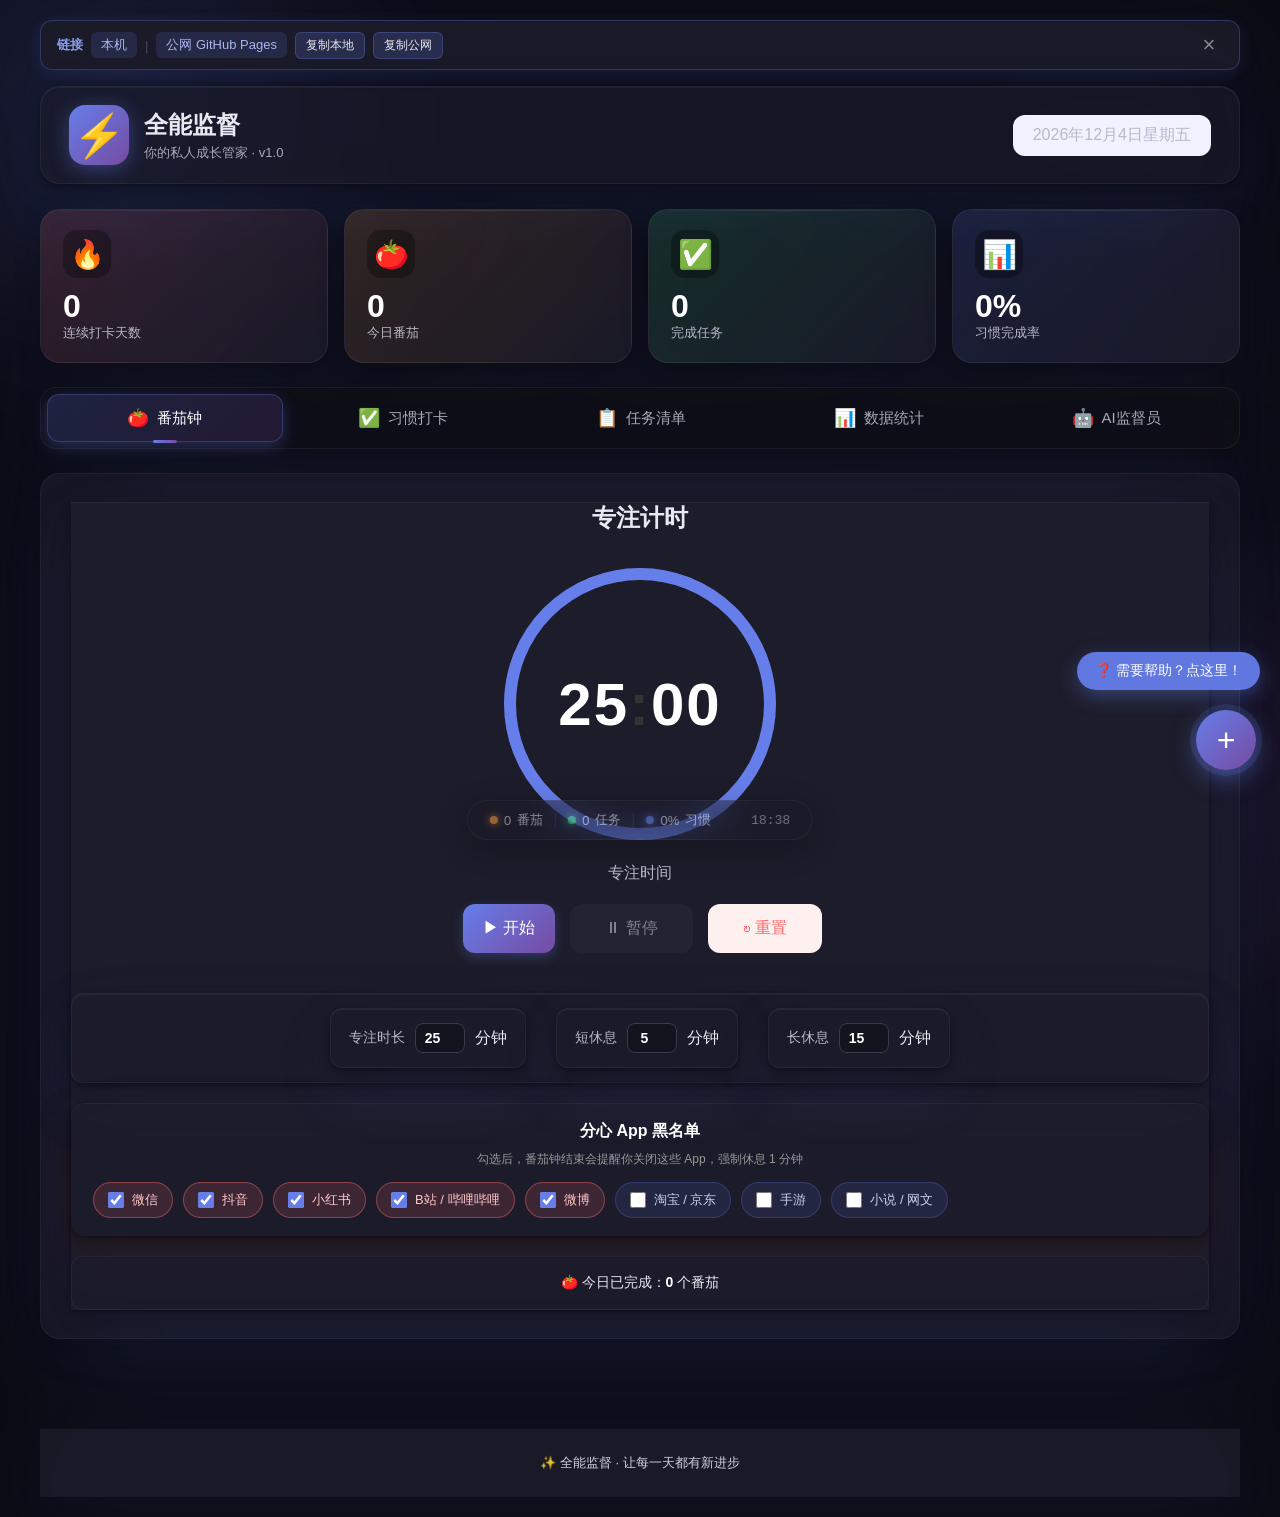
<file: app.html>
<!DOCTYPE html>
<html lang="zh-CN">
<head>
    <meta charset="UTF-8">
    <meta name="viewport" content="width=device-width, initial-scale=1.0, maximum-scale=1.0, user-scalable=no, viewport-fit=cover">
    <meta name="theme-color" content="#0a0a14">
    <meta name="apple-mobile-web-app-capable" content="yes">
    <meta name="apple-mobile-web-app-status-bar-style" content="black-translucent">
    <meta name="apple-mobile-web-app-title" content="全能监督">
    <meta name="description" content="AI 监督与自律系统 · TRAE AI 创造力大赛参赛作品">
    <link rel="manifest" href="manifest.json">
    <link rel="icon" type="image/png" sizes="192x192" href="icon-192.png">
    <link rel="apple-touch-icon" href="icon-192.png">
    <title>全能监督 · AI 监督与自律系统</title>
    <link rel="stylesheet" href="style.css">
    <link rel="stylesheet" href="dark.css">
</head>
<body>
    <div class="container">
        <!-- 链接条（顶部，可关闭） -->
    <div class="link-bar" id="linkBar">
        <span class="link-bar-label">链接</span>
        <a class="link-bar-link" id="localLink" href="file:///D:/02 程子鹏/Code--python/全能监督App/app.html" target="_blank" title="本机链接（仅你本机能用）">本机</a>
        <span class="link-bar-sep">|</span>
        <a class="link-bar-link" id="ghLink" href="https://python-2015.github.io/all-in-one-supervisor/app.html" target="_blank" title="公网链接（任何人可用）">公网 GitHub Pages</a>
        <button class="link-bar-copy" id="copyLocal" title="复制本机链接">复制本地</button>
        <button class="link-bar-copy" id="copyGh" title="复制公网链接">复制公网</button>
        <button class="link-bar-close" id="closeLinkBar" title="关闭">×</button>
    </div>

    <!-- 顶部导航 -->
    <div class="header">
            <div class="logo">
                <div class="logo-icon">⚡</div>
                <div class="logo-text">
                    <h1>全能监督</h1>
                    <p>你的私人成长管家 · v1.0</p>
                </div>
            </div>
            <div class="date-display" id="dateDisplay"></div>
        </div>

        <!-- 数据概览 -->
        <div class="overview">
            <div class="stat-card">
                <div class="stat-icon">🔥</div>
                <div class="stat-info">
                    <div class="stat-value"><span id="streakDays">0</span></div>
                    <div class="stat-label">连续打卡天数</div>
                </div>
            </div>
            <div class="stat-card">
                <div class="stat-icon">🍅</div>
                <div class="stat-info">
                    <div class="stat-value"><span id="todayPomodoro">0</span></div>
                    <div class="stat-label">今日番茄</div>
                </div>
            </div>
            <div class="stat-card">
                <div class="stat-icon">✅</div>
                <div class="stat-info">
                    <div class="stat-value"><span id="todayTasks">0</span></div>
                    <div class="stat-label">完成任务</div>
                </div>
            </div>
            <div class="stat-card">
                <div class="stat-icon">📊</div>
                <div class="stat-info">
                    <div class="stat-value"><span id="habitRate">0%</span></div>
                    <div class="stat-label">习惯完成率</div>
                </div>
            </div>
        </div>

        <!-- 标签页 -->
        <div class="tabs">
            <button class="tab-btn active" data-tab="pomodoro">
                <span class="tab-icon">🍅</span>
                <span class="tab-text">番茄钟</span>
            </button>
            <button class="tab-btn" data-tab="habit">
                <span class="tab-icon">✅</span>
                <span class="tab-text">习惯打卡</span>
            </button>
            <button class="tab-btn" data-tab="todo">
                <span class="tab-icon">📋</span>
                <span class="tab-text">任务清单</span>
            </button>
            <button class="tab-btn" data-tab="stats">
                <span class="tab-icon">📊</span>
                <span class="tab-text">数据统计</span>
            </button>
            <button class="tab-btn" data-tab="ai">
                <span class="tab-icon">🤖</span>
                <span class="tab-text">AI监督员</span>
            </button>
        </div>

        <!-- 番茄钟 -->
        <div class="tab-content active" id="pomodoro">
            <div class="pomodoro-container">
                <h2>专注计时</h2>
                <div class="timer-display">
                    <div class="timer-circle">
                        <svg class="progress-ring" width="280" height="280">
                            <defs>
                                <linearGradient id="gradient" x1="0%" y1="0%" x2="100%" y2="100%">
                                    <stop offset="0%" style="stop-color:#667eea;stop-opacity:1" />
                                    <stop offset="100%" style="stop-color:#764ba2;stop-opacity:1" />
                                </linearGradient>
                            </defs>
                            <circle class="progress-ring-bg" cx="140" cy="140" r="130" fill="transparent" stroke-width="12"/>
                            <circle class="progress-ring-fg" cx="140" cy="140" r="130" fill="transparent" stroke-width="12"/>
                        </svg>
                        <div class="timer-text">
                            <span id="timerMinutes">25</span>:<span id="timerSeconds">00</span>
                        </div>
                        <div class="timer-mode" id="timerMode">专注时间</div>
                    </div>
                </div>

                <div class="timer-controls">
                    <button class="btn btn-primary" id="startBtn">▶ 开始</button>
                    <button class="btn btn-secondary" id="pauseBtn" disabled>⏸ 暂停</button>
                    <button class="btn btn-danger" id="resetBtn">↻ 重置</button>
                </div>

                <div class="timer-settings">
                    <div class="setting-group">
                        <label>专注时长</label>
                        <input type="number" id="focusTime" value="25" min="1" max="120"> 分钟
                    </div>
                    <div class="setting-group">
                        <label>短休息</label>
                        <input type="number" id="breakTime" value="5" min="1" max="30"> 分钟
                    </div>
                    <div class="setting-group">
                        <label>长休息</label>
                        <input type="number" id="longBreakTime" value="15" min="1" max="60"> 分钟
                    </div>
                </div>

                <div class="distraction-settings">
                    <h3>分心 App 黑名单</h3>
                    <p class="distraction-hint">勾选后，番茄钟结束会提醒你关闭这些 App，强制休息 1 分钟</p>
                    <div class="distraction-list" id="distractionList">
                        <label class="distraction-item"><input type="checkbox" value="wechat" checked> 微信</label>
                        <label class="distraction-item"><input type="checkbox" value="douyin" checked> 抖音</label>
                        <label class="distraction-item"><input type="checkbox" value="xiaohongshu" checked> 小红书</label>
                        <label class="distraction-item"><input type="checkbox" value="bilibili" checked> B站 / 哔哩哔哩</label>
                        <label class="distraction-item"><input type="checkbox" value="weibo" checked> 微博</label>
                        <label class="distraction-item"><input type="checkbox" value="taobao"> 淘宝 / 京东</label>
                        <label class="distraction-item"><input type="checkbox" value="game"> 手游</label>
                        <label class="distraction-item"><input type="checkbox" value="novel"> 小说 / 网文</label>
                    </div>
                </div>

                <div class="pomodoro-info">
                    <p>🍅 今日已完成：<strong><span id="completedPomodoros">0</span></strong> 个番茄</p>
                </div>
            </div>
        </div>

        <!-- 习惯打卡 -->
        <div class="tab-content" id="habit">
            <div class="section-header">
                <h2>🌱 习惯打卡</h2>
                <div class="habit-input">
                    <div class="habit-emoji-picker">
                        <span class="habit-emoji-label">选图标：</span>
                        <button class="habit-emoji-btn active" data-emoji="🌱">🌱</button>
                        <button class="habit-emoji-btn" data-emoji="💪">💪</button>
                        <button class="habit-emoji-btn" data-emoji="📚">📚</button>
                        <button class="habit-emoji-btn" data-emoji="🏃">🏃</button>
                        <button class="habit-emoji-btn" data-emoji="💧">💧</button>
                        <button class="habit-emoji-btn" data-emoji="😴">😴</button>
                        <button class="habit-emoji-btn" data-emoji="🧘">🧘</button>
                        <button class="habit-emoji-btn" data-emoji="✍️">✍️</button>
                    </div>
                    <input type="text" id="habitInput" placeholder="添加新习惯（如：早睡、运动、阅读...）" maxlength="50">
                    <button class="btn btn-primary" id="addHabitBtn">+ 添加</button>
                </div>
            </div>

            <div class="habits-list" id="habitsList"></div>

            <div class="habits-empty" id="habitsEmpty">
                <div class="empty-icon">🌱</div>
                <p class="empty-title">还没有习惯，从添加一个开始吧！</p>
                <p class="empty-hint">坚持 21 天就能养成一个好习惯</p>
                <div class="empty-examples">
                    <span class="empty-example">💧 喝水</span>
                    <span class="empty-example">📚 读书 10 分钟</span>
                    <span class="empty-example">🏃 运动 15 分钟</span>
                    <span class="empty-example">😴 23 点前睡</span>
                </div>
            </div>
        </div>

        <!-- 待办清单 -->
        <div class="tab-content" id="todo">
            <div class="section-header">
                <h2>📋 任务清单</h2>
                <div class="habit-input">
                    <input type="text" id="todoInput" placeholder="添加新任务..." maxlength="100" style="flex:1; min-width:200px;">
                    <input type="date" id="todoDueDate" class="todo-date-input" title="截止日期（可选）">
                    <button class="btn btn-primary" id="addTodoBtn">+ 添加</button>
                </div>
            </div>

            <div class="todo-filters">
                <button class="filter-btn active" data-filter="all">全部</button>
                <button class="filter-btn" data-filter="active">进行中</button>
                <button class="filter-btn" data-filter="completed">已完成</button>
            </div>

            <div class="todo-list" id="todoList"></div>

            <div class="todo-empty" id="todoEmpty">
                <div class="empty-icon">📝</div>
                <p class="empty-title">任务列表是空的</p>
                <p class="empty-hint">添加一个任务开始你的计划吧</p>
                <div class="empty-examples">
                    <span class="empty-example">📧 回 3 封邮件</span>
                    <span class="empty-example">💻 写代码 1 小时</span>
                    <span class="empty-example">🛒 买菜</span>
                    <span class="empty-example">📞 打电话给爸妈</span>
                </div>
            </div>

            <div class="todo-footer" id="todoFooter" style="display:none;">
                <span id="todoStats">0/0 完成</span>
                <button class="btn btn-link" id="clearCompletedBtn">清除已完成</button>
            </div>
        </div>

        <!-- 数据统计 -->
        <div class="tab-content" id="stats">
            <div class="stats-container">
                <h2>📊 数据统计</h2>

                <div class="stats-grid">
                    <div class="stat-block">
                        <h3>🍅 番茄钟</h3>
                        <div class="stat-detail">
                            <div class="stat-row">
                                <span>今日</span>
                                <strong id="statTodayPomodoro">0 个</strong>
                            </div>
                            <div class="stat-row">
                                <span>本周</span>
                                <strong id="statWeekPomodoro">0 个</strong>
                            </div>
                            <div class="stat-row">
                                <span>累计</span>
                                <strong id="statTotalPomodoro">0 个</strong>
                            </div>
                        </div>
                    </div>

                    <div class="stat-block">
                        <h3>📋 任务</h3>
                        <div class="stat-detail">
                            <div class="stat-row">
                                <span>今日完成</span>
                                <strong id="statTodayTasks">0 个</strong>
                            </div>
                            <div class="stat-row">
                                <span>累计完成</span>
                                <strong id="statTotalTasks">0 个</strong>
                            </div>
                        </div>
                    </div>

                    <div class="stat-block">
                        <h3>🌱 习惯</h3>
                        <div class="stat-detail">
                            <div class="stat-row">
                                <span>今日完成率</span>
                                <strong id="statTodayHabits">0%</strong>
                            </div>
                            <div class="stat-row">
                                <span>连续打卡</span>
                                <strong id="statStreak">0 天</strong>
                            </div>
                        </div>
                    </div>
                </div>

                <div class="charts-grid">
                    <div class="chart-container">
                        <h3>近 7 天番茄钟趋势</h3>
                        <div class="line-chart" id="lineChart"></div>
                    </div>

                    <div class="chart-container">
                        <h3>近 30 天番茄钟总览</h3>
                        <div class="bar-chart" id="barChart"></div>
                    </div>

                    <div class="chart-container">
                        <h3>今日完成进度</h3>
                        <div class="donut-chart" id="donutChart"></div>
                    </div>

                    <div class="chart-container">
                        <h3>近 7 天习惯热力图</h3>
                        <div class="heatmap" id="heatmap"></div>
                    </div>
                </div>

                <div class="encouragement">
                    <div class="encourage-icon">✨</div>
                    <p id="encourageText">每一点进步都是你前进的动力！</p>
                </div>

                <div class="data-tools">
                    <h3>💾 数据管理</h3>
                    <p class="tools-hint">所有数据都存本地，记得定期备份</p>
                    <div class="tools-buttons">
                        <button class="btn btn-primary" onclick="exportData()">📥 导出数据</button>
                        <label class="btn btn-secondary file-label">
                            📤 导入数据
                            <input type="file" accept=".json" style="display:none" onchange="importData(this.files[0])">
                        </label>
                        <button class="btn btn-secondary" onclick="requestNotifyPermission()">🔔 开启通知</button>
                    </div>
                </div>
            </div>
        </div>

        <!-- AI 监督员 -->
        <div class="tab-content" id="ai">
            <div class="ai-container">
                <div class="ai-header">
                    <div class="ai-avatar">🤖</div>
                    <div class="ai-info">
                        <h2>小监</h2>
                        <p class="ai-status"><span class="ai-dot"></span> 在线 · 你的温柔自律伙伴</p>
                    </div>
                </div>

                <div class="ai-chat" id="aiChat">
                    <!-- 聊天消息会动态插入 -->
                </div>

                <div class="ai-quick-replies" id="aiQuickReplies">
                    <button class="ai-chip" data-msg="我累了">😪 我累了</button>
                    <button class="ai-chip" data-msg="不想做了">😩 不想做了</button>
                    <button class="ai-chip" data-msg="今天表现如何">📊 今天表现如何</button>
                    <button class="ai-chip" data-msg="鼓励我一下">💪 鼓励我一下</button>
                    <button class="ai-chip" data-msg="我不知道该做什么">🤔 不知道该做什么</button>
                </div>

                <div class="ai-input-area">
                    <input type="text" id="aiInput" placeholder="跟小监说点什么..." maxlength="200">
                    <button class="btn btn-primary" id="aiSendBtn">发送</button>
                </div>
            </div>
        </div>

        <!-- 页脚 -->
        <div class="footer">
            <p>✨ 全能监督 · 让每一天都有新进步</p>
        </div>
    </div>

    <script src="script.js"></script>

    <!-- 柔和的全局提示 Toast -->
    <div class="gentle-toast" id="gentleToast">
        <div class="gentle-toast-content">
            <div class="gentle-toast-icon" id="gentleToastIcon">☕</div>
            <div class="gentle-toast-text" id="gentleToastText">休息一下吧~</div>
        </div>
    </div>

    <!-- 帮助按钮 -->
    <button class="help-btn" id="helpBtn" title="查看所有快捷键和使用技巧">
        ❓ 需要帮助？点这里！
    </button>

    <!-- 底部状态条 -->
    <div class="status-bar" id="statusBar">
        <div class="status-item">
            <span class="status-dot status-dot-pomo"></span>
            <span id="statusPomo">0</span> 番茄
        </div>
        <div class="status-divider"></div>
        <div class="status-item">
            <span class="status-dot status-dot-task"></span>
            <span id="statusTask">0</span> 任务
        </div>
        <div class="status-divider"></div>
        <div class="status-item">
            <span class="status-dot status-dot-habit"></span>
            <span id="statusHabit">0%</span> 习惯
        </div>
        <div class="status-spacer"></div>
        <div class="status-time" id="statusTime">--:--</div>
    </div>

    <!-- 浮动操作按钮 (FAB) -->
    <button class="fab" id="fabBtn" title="快速添加任务">
        <span class="fab-icon">+</span>
    </button>

    <!-- 帮助面板 -->
    <div class="help-overlay" id="helpOverlay">
        <div class="help-modal">
            <button class="help-close" id="helpClose">×</button>
            <h2>使用手册</h2>

            <div class="help-section">
                <h3>5 分钟上手</h3>
                <p><strong>第一次用？按这个顺序：</strong></p>
                <ol class="help-steps">
                    <li>切到"习惯打卡"标签 → 加 1-3 个你想养成的习惯（比如"早睡"、"读书 30 分钟"）</li>
                    <li>切到"任务清单"标签 → 加 1-3 个今天要完成的事</li>
                    <li>切到"番茄钟"标签 → 点"开始"专注 25 分钟</li>
                    <li>25 分钟后会自动播放提示音 + 强制休息 1 分钟</li>
                    <li>每天睡前看一眼"数据统计"看自己进步</li>
                </ol>
            </div>

            <div class="help-section">
                <h3>键盘快捷键</h3>
                <div class="help-keys">
                    <div class="help-key"><kbd>1</kbd> 番茄钟</div>
                    <div class="help-key"><kbd>2</kbd> 习惯打卡</div>
                    <div class="help-key"><kbd>3</kbd> 任务清单</div>
                    <div class="help-key"><kbd>4</kbd> 数据统计</div>
                    <div class="help-key"><kbd>5</kbd> AI 监督员</div>
                    <div class="help-key"><kbd>Space</kbd> 开始/暂停番茄钟</div>
                </div>
            </div>

            <div class="help-section">
                <h3>番茄钟</h3>
                <p><strong>25 分钟专注 + 5 分钟休息</strong>，每完成 4 个番茄长休息一次（默认 15 分钟）。</p>
                <p>专注时长可在"番茄钟"标签里改（1-120 分钟），测试时改 1 分钟最快看到效果。</p>
                <p><strong>结束后会发生什么：</strong></p>
                <ul>
                    <li>播放 5 音琶音提示音</li>
                    <li>温柔中文语音播报（"做完一个番茄钟啦..."）</li>
                    <li>弹出<strong>全屏强制休息 1 分钟</strong>（避免你立刻刷手机）</li>
                    <li>系统推送通知（需授权）</li>
                    <li>完成后自动开始短/长休息</li>
                </ul>
                <p><strong>想跳过休息？</strong>长按"长按 3 秒跳过"按钮 3 秒。但会被记录到数据里。</p>
            </div>

            <div class="help-section">
                <h3>短休息 vs 长休息</h3>
                <p><strong>短休息（默认 5 分钟）</strong>——每做完 1 个番茄钟后触发。用来起身倒水、伸个懒腰、看一眼窗外。<strong>不要碰手机</strong>，让眼睛和大脑短暂放空。</p>
                <p><strong>长休息（默认 15 分钟）</strong>——每做完 4 个番茄钟后触发一次。必须离开屏幕，去走动、吃零食、跟同事聊两句、趴一会儿。<strong>这是大脑巩固专注成果的关键时段</strong>，省掉它等于白干。</p>
                <p><strong>怎么触发：</strong></p>
                <ul>
                    <li><strong>自动触发：</strong>正常走完一个番茄钟 → 自动进入短休息；连续 4 个番茄钟 → 第四次结束后进入长休息（不看你中途有没有手动暂停过）</li>
                    <li><strong>手动改时长：</strong>在"番茄钟"标签里改"短休息"和"长休息"输入框（短休息 1-30 分钟 / 长休息 1-60 分钟）</li>
                    <li><strong>想立刻休息：</strong>直接点"⏸ 暂停"结束当前番茄，再点"↻ 重置"会回到当前模式；想强制进休息，可等当前番茄自然结束</li>
                </ul>
                <p><strong>怎么跳过：</strong>休息界面右下角"长按 3 秒跳过"按钮。但会记录到"今日休息数据"里——你跳过的越多，统计图越难看。</p>
            </div>

            <div class="help-section">
                <h3>分心 App 黑名单</h3>
                <p>在番茄钟标签里勾选你最常分心的 App（微信/抖音/B站/小红书等）。番茄钟结束时，全屏界面会提醒你关掉这些 App，强制休息 1 分钟。</p>
                <p><strong>注意：</strong>浏览器不能真的关闭你的微信/抖音，但能强制全屏让你没法切走。</p>
            </div>

            <div class="help-section">
                <h3>习惯打卡</h3>
                <p>添加你想养成的习惯，每天完成后打勾。连续打卡天数会自动统计，连续 21 天基本就能养成。</p>
                <p><strong>小技巧：</strong>把大目标拆小。"每天读书 1 页"比"每天读书 1 小时"更容易坚持。</p>
            </div>

            <div class="help-section">
                <h3>任务清单</h3>
                <p>添加今天的任务，可设截止日期（默认今天）。完成后打勾，会自动归档。</p>
                <p>点 🔥 切换优先级（高/中/低），不同颜色显示。</p>
                <p><strong>小技巧：</strong>每天不超过 5 个任务，做不完很正常，做完 3 个已经很棒。</p>
            </div>

            <div class="help-section">
                <h3>数据统计</h3>
                <p><strong>4 个图表：</strong></p>
                <ul>
                    <li><strong>7 天折线图</strong>：番茄钟完成趋势</li>
                    <li><strong>30 天柱状图</strong>：长期自律节奏</li>
                    <li><strong>今日环图</strong>：番茄/任务/习惯 完成度（综合百分比）</li>
                    <li><strong>7 天热力图</strong>：习惯完成频率（颜色越深 = 越坚持）</li>
                </ul>
                <p><strong>数据全在你浏览器本地</strong>，不会上传。定期在"数据导出"按钮备份。</p>
            </div>

            <div class="help-section">
                <h3>AI 监督员"小监"</h3>
                <p>在 AI 监督员标签跟"小监"聊天。它懂 26 种场景：</p>
                <ul>
                    <li>情绪类：累、焦虑、难过、失眠、压力</li>
                    <li>行动类：拖延、摸鱼、刷手机、起不来</li>
                    <li>关系类：家人、朋友、分手、比较</li>
                    <li>反馈类：完成了、失败了、求鼓励、迷茫</li>
                </ul>
                <p><strong>试试说：</strong>"我累了"、"鼓励我一下"、"今天表现如何"、"我刷了一天抖音"、"我失败了"、"我不知道做什么"</p>
                <p>它会记住最近 5 轮对话，偶尔会引用你之前说的。</p>
            </div>

            <div class="help-section">
                <h3>添加到手机桌面（PWA）</h3>
                <p><strong>iPhone Safari：</strong>点底部分享按钮 → "添加到主屏幕" → 名字默认即可 → 添加</p>
                <p><strong>Android Chrome：</strong>右上角菜单 → "添加到主屏幕" / "安装应用"</p>
                <p><strong>电脑 Chrome：</strong>地址栏右侧会出现"安装"按钮</p>
                <p>添加后桌面会出现"全能监督"图标，点开像原生 App 一样，<strong>支持离线使用</strong>。</p>
            </div>

            <div class="help-section">
                <h3>推荐工作流</h3>
                <p><strong>典型一天：</strong></p>
                <ol class="help-steps">
                    <li>起床 → 看一眼"今日战报"了解状态</li>
                    <li>加 3-5 个今天要做的任务（最重要的事放第 1 个）</li>
                    <li>挑最难的任务 → 番茄钟 25 分钟</li>
                    <li>强制休息 1 分钟（看看窗外、喝口水）</li>
                    <li>再来 1 个番茄，做第二个任务</li>
                    <li>4 个番茄后 → 长休息 15 分钟（务必离开屏幕）</li>
                    <li>睡前：勾选完成今天的习惯、回顾数据</li>
                </ol>
                <p><strong>心情不好时：</strong>直接找"小监"聊。说"我累了"或"我焦虑"就行。</p>
            </div>

            <div class="help-section">
                <h3>数据安全</h3>
                <p>所有数据存在你浏览器本地（localStorage），<strong>不会上传任何服务器</strong>。</p>
                <p><strong>建议：</strong>每周在"数据统计"标签里点"导出数据"备份一次。万一清缓存也能恢复。</p>
            </div>
        </div>
    </div>

    <!-- 强制休息浮层（番茄钟结束后出现） -->
    <div class="forced-break" id="forcedBreak">
        <div class="forced-break-content">
            <div class="breathing-orb" id="breathingOrb"></div>
            <h1 class="forced-break-title" id="breakTitle">休息时间</h1>
            <div class="forced-break-countdown" id="breakCountdown">1:00</div>
            <p class="forced-break-subtitle" id="breakSubtitle">放下手机，看一眼窗外</p>

            <div class="break-todo" id="breakTodo">
                <h3>现在请关掉：</h3>
                <ul class="break-todo-list" id="breakTodoList"></ul>
            </div>

            <div class="break-skip-zone">
                <button class="break-skip-btn" id="breakSkipBtn" disabled>
                    <span class="break-skip-text">长按 3 秒跳过</span>
                    <span class="break-skip-progress"></span>
                </button>
                <p class="break-skip-hint" id="breakSkipHint">跳过会被记录到数据里</p>
            </div>

            <div class="break-stats" id="breakStats">
                <span>今日完成休息: <strong id="breakTaken">0</strong> 次</span>
                <span class="break-stat-divider">|</span>
                <span>跳过休息: <strong id="breakSkipped">0</strong> 次</span>
            </div>
        </div>
    </div>

    <!-- 休息后冷静期（避免立刻切走） -->
    <div class="post-break" id="postBreak">
        <div class="post-break-content">
            <h2 class="post-break-title">休息好了？</h2>
            <p class="post-break-warn">接下来 30 秒，<strong>不要打开游戏、B站、抖音、微信</strong>。</p>
            <p class="post-break-warn2">这些 App 会立刻把刚休息的能量耗光。</p>
            <div class="post-break-countdown" id="postBreakCountdown">30</div>
            <div class="post-break-actions">
                <button class="post-break-btn post-break-btn-primary" id="postBreakContinue">
                    继续专注
                    <span class="post-break-btn-hint">下一个番茄钟</span>
                </button>
                <button class="post-break-btn post-break-btn-secondary" id="postBreakRest">
                    再休息 5 分钟
                    <span class="post-break-btn-hint">我还没恢复好</span>
                </button>
            </div>
            <p class="post-break-auto-hint" id="postBreakAutoHint">不点 30 秒后自动开始下一个番茄</p>
        </div>
    </div>

    <!-- 切走检测警告 -->
    <div class="tab-warning" id="tabWarning">
        <div class="tab-warning-content">
            <h2 class="tab-warning-title">你又分心了</h2>
            <p class="tab-warning-text" id="tabWarningText">刚休息完就切走？</p>
            <p class="tab-warning-hint">再 3 分钟内切回 <strong>全能监督</strong> 一次，证明你还在坚持。</p>
            <button class="tab-warning-btn" id="tabWarningBtn">我回来了</button>
            <div class="tab-warning-stats" id="tabWarningStats">
                本次专注已切走 <strong id="tabSwitchCount">0</strong> 次
            </div>
        </div>
    </div>
</body>
</html>
</file>
<file: style.css>
* {
    margin: 0;
    padding: 0;
    box-sizing: border-box;
}

body {
    font-family: 'Noto Sans SC', -apple-system, BlinkMacSystemFont, 'Segoe UI', Roboto, sans-serif;
    background: linear-gradient(135deg, #667eea 0%, #764ba2 100%);
    min-height: 100vh;
    color: #333;
    padding: 20px;
}

.container {
    max-width: 1200px;
    margin: 0 auto;
}

/* 顶部导航 */
.header {
    background: white;
    border-radius: 20px;
    padding: 25px 35px;
    display: flex;
    justify-content: space-between;
    align-items: center;
    box-shadow: 0 10px 40px rgba(0, 0, 0, 0.1);
    margin-bottom: 25px;
}

.logo {
    display: flex;
    align-items: center;
    gap: 15px;
}

.logo-icon {
    font-size: 42px;
    background: linear-gradient(135deg, #667eea 0%, #764ba2 100%);
    width: 60px;
    height: 60px;
    border-radius: 16px;
    display: flex;
    align-items: center;
    justify-content: center;
    box-shadow: 0 8px 20px rgba(102, 126, 234, 0.3);
}

.logo-text h1 {
    font-size: 24px;
    font-weight: 900;
    color: #333;
    margin-bottom: 3px;
}

.logo-text p {
    font-size: 13px;
    color: #888;
}

.date-display {
    font-size: 16px;
    color: #667eea;
    font-weight: 500;
    background: #f0f3ff;
    padding: 10px 20px;
    border-radius: 12px;
}

/* 数据概览卡片 */
.overview {
    display: grid;
    grid-template-columns: repeat(4, 1fr);
    gap: 20px;
    margin-bottom: 25px;
}

.stat-card {
    background: white;
    border-radius: 16px;
    padding: 20px;
    display: flex;
    align-items: center;
    gap: 15px;
    box-shadow: 0 5px 20px rgba(0, 0, 0, 0.08);
    transition: transform 0.3s ease, box-shadow 0.3s ease;
}

.stat-card:hover {
    transform: translateY(-5px);
    box-shadow: 0 10px 30px rgba(0, 0, 0, 0.15);
}

.stat-icon {
    font-size: 32px;
    width: 56px;
    height: 56px;
    border-radius: 14px;
    display: flex;
    align-items: center;
    justify-content: center;
    background: #f0f3ff;
}

.stat-card:nth-child(1) .stat-icon { background: #fff4e6; }
.stat-card:nth-child(2) .stat-icon { background: #fff0f0; }
.stat-card:nth-child(3) .stat-icon { background: #e8f5e9; }
.stat-card:nth-child(4) .stat-icon { background: #e3f2fd; }

.stat-info {
    display: flex;
    flex-direction: column;
}

.stat-value {
    font-size: 28px;
    font-weight: 900;
    color: #333;
    line-height: 1;
}

.stat-label {
    font-size: 13px;
    color: #888;
    margin-top: 5px;
}

/* 标签页导航 */
.tabs {
    display: flex;
    gap: 10px;
    margin-bottom: 20px;
    background: white;
    padding: 8px;
    border-radius: 16px;
    box-shadow: 0 5px 20px rgba(0, 0, 0, 0.08);
}

.tab-btn {
    flex: 1;
    padding: 15px 20px;
    border: none;
    background: transparent;
    border-radius: 12px;
    cursor: pointer;
    font-size: 15px;
    font-weight: 500;
    color: #888;
    transition: all 0.3s ease;
    display: flex;
    align-items: center;
    justify-content: center;
    gap: 8px;
}

.tab-btn:hover {
    background: #f0f3ff;
    color: #667eea;
}

.tab-btn.active {
    background: linear-gradient(135deg, #667eea 0%, #764ba2 100%);
    color: white;
    box-shadow: 0 5px 15px rgba(102, 126, 234, 0.3);
}

.tab-icon {
    font-size: 18px;
}

/* 标签内容 */
.tab-content {
    display: none;
    background: white;
    border-radius: 20px;
    padding: 35px;
    box-shadow: 0 10px 40px rgba(0, 0, 0, 0.1);
}

.tab-content.active {
    display: block;
}

/* 番茄钟 */
.pomodoro-container {
    text-align: center;
}

.timer-display {
    margin: 30px 0 40px;
}

.timer-circle {
    position: relative;
    width: 280px;
    height: 280px;
    margin: 0 auto;
}

.progress-ring {
    transform: rotate(-90deg);
}

.progress-ring-bg {
    stroke: #f0f3ff;
}

.progress-ring-fg {
    stroke: url(#gradient);
    stroke: #667eea;
    stroke-dasharray: 816.8;
    stroke-dashoffset: 0;
    transition: stroke-dashoffset 1s ease;
}

.timer-text {
    position: absolute;
    top: 50%;
    left: 50%;
    transform: translate(-50%, -50%);
    font-size: 60px;
    font-weight: 900;
    color: #333;
    letter-spacing: 2px;
}

.timer-mode {
    position: absolute;
    bottom: -40px;
    left: 50%;
    transform: translateX(-50%);
    font-size: 16px;
    color: #888;
    font-weight: 500;
}

.timer-controls {
    display: flex;
    gap: 15px;
    justify-content: center;
    margin-top: 60px;
}

.btn {
    padding: 14px 35px;
    border: none;
    border-radius: 12px;
    font-size: 16px;
    font-weight: 500;
    cursor: pointer;
    transition: all 0.3s ease;
    font-family: inherit;
}

.btn-primary {
    background: linear-gradient(135deg, #667eea 0%, #764ba2 100%);
    color: white;
    box-shadow: 0 5px 15px rgba(102, 126, 234, 0.3);
}

.btn-primary:hover:not(:disabled) {
    transform: translateY(-2px);
    box-shadow: 0 8px 20px rgba(102, 126, 234, 0.4);
}

.btn-secondary {
    background: #f0f3ff;
    color: #667eea;
}

.btn-secondary:hover:not(:disabled) {
    background: #e0e7ff;
}

.btn-danger {
    background: #fff0f0;
    color: #ff6b6b;
}

.btn-danger:hover:not(:disabled) {
    background: #ffe0e0;
}

.btn:disabled {
    opacity: 0.5;
    cursor: not-allowed;
}

.btn-link {
    background: transparent;
    color: #667eea;
    padding: 8px 16px;
    font-size: 14px;
}

.btn-link:hover {
    background: #f0f3ff;
}

.timer-settings {
    display: flex;
    gap: 30px;
    justify-content: center;
    margin: 40px 0 20px;
    flex-wrap: wrap;
}

.setting-group {
    display: flex;
    align-items: center;
    gap: 10px;
    background: #f9f9f9;
    padding: 12px 20px;
    border-radius: 10px;
}

.setting-group label {
    font-size: 14px;
    color: #666;
    font-weight: 500;
}

.setting-group input {
    width: 50px;
    padding: 6px 8px;
    border: 2px solid #e0e0e0;
    border-radius: 8px;
    font-size: 14px;
    text-align: center;
    font-family: inherit;
}

.setting-group input:focus {
    outline: none;
    border-color: #667eea;
}

.pomodoro-info {
    margin-top: 20px;
    color: #888;
    font-size: 14px;
}

.pomodoro-info p {
    margin: 5px 0;
}

/* 习惯打卡 */
.section-header {
    display: flex;
    justify-content: space-between;
    align-items: center;
    margin-bottom: 25px;
    flex-wrap: wrap;
    gap: 15px;
}

.section-header h2 {
    font-size: 22px;
    font-weight: 700;
    color: #333;
}

.habit-input {
    display: flex;
    gap: 10px;
    flex-wrap: wrap;
}
.habit-emoji-picker {
    display: flex;
    gap: 6px;
    align-items: center;
    flex-wrap: wrap;
    width: 100%;
    margin-bottom: 6px;
}
.habit-emoji-label {
    font-size: 12px;
    color: #888;
    margin-right: 4px;
}
.habit-emoji-btn {
    width: 36px;
    height: 36px;
    border: 2px solid transparent;
    background: #f5f5f5;
    border-radius: 10px;
    font-size: 18px;
    cursor: pointer;
    font-family: inherit;
    transition: all 0.2s;
    padding: 0;
}
.habit-emoji-btn:hover {
    background: #ebebeb;
    transform: scale(1.1);
}
.habit-emoji-btn.active {
    background: linear-gradient(135deg, #e8eaf6, #f3e5f5);
    border-color: #667eea;
    transform: scale(1.05);
}

.habit-input input {
    padding: 12px 18px;
    border: 2px solid #e0e0e0;
    border-radius: 10px;
    font-size: 14px;
    min-width: 200px;
    flex: 1;
    font-family: inherit;
}

.habit-input input:focus {
    outline: none;
    border-color: #667eea;
}

.habit-emoji {
    font-size: 22px;
    margin-right: 10px;
}
.habit-edit {
    background: none;
    border: none;
    cursor: pointer;
    font-size: 14px;
    color: #999;
    padding: 4px 8px;
    border-radius: 6px;
    font-family: inherit;
}
.habit-edit:hover {
    background: #e8eaf6;
    color: #667eea;
}

/* 任务截止日期 */
.todo-date-input {
    padding: 12px 14px;
    border: 2px solid #e0e0e0;
    border-radius: 10px;
    font-size: 14px;
    font-family: inherit;
    color: #555;
}
.todo-date-input:focus {
    outline: none;
    border-color: #667eea;
}
.todo-due {
    font-size: 11px;
    padding: 3px 8px;
    border-radius: 10px;
    background: #f0f0f0;
    color: #888;
    margin: 0 4px;
    white-space: nowrap;
}
.todo-due.today {
    background: #fff3e0;
    color: #f57c00;
}
.todo-due.overdue {
    background: #ffebee;
    color: #c62828;
    font-weight: 600;
}
.todo-item.overdue {
    background: #fff5f5;
}
.todo-item.overdue .todo-text {
    color: #c62828;
    text-decoration: line-through;
    text-decoration-color: rgba(198, 40, 40, 0.4);
}
.todo-priority {
    cursor: pointer;
    transition: transform 0.2s;
}
.todo-priority:hover {
    transform: scale(1.15);
}

/* 折线图 */
.line-chart {
    padding: 10px 0;
}
.line-svg {
    width: 100%;
    height: auto;
    display: block;
}
.chart-summary {
    text-align: center;
    color: #666;
    font-size: 13px;
    margin-top: 10px;
}
.chart-summary strong {
    color: #667eea;
    font-size: 15px;
}

.habits-list {
    display: flex;
    flex-direction: column;
    gap: 12px;
}

.habit-item {
    display: flex;
    align-items: center;
    padding: 18px 20px;
    background: #f9f9f9;
    border-radius: 12px;
    transition: all 0.3s ease;
}

.habit-item:hover {
    background: #f0f3ff;
    transform: translateX(5px);
}

.habit-check {
    width: 28px;
    height: 28px;
    border: 3px solid #ccc;
    border-radius: 50%;
    margin-right: 15px;
    cursor: pointer;
    display: flex;
    align-items: center;
    justify-content: center;
    transition: all 0.3s ease;
    flex-shrink: 0;
    background: white;
}

.habit-check:hover {
    border-color: #667eea;
}

.habit-item.completed .habit-check {
    background: linear-gradient(135deg, #667eea 0%, #764ba2 100%);
    border-color: transparent;
    color: white;
    font-weight: bold;
}

.habit-item.completed .habit-check::after {
    content: '✓';
    color: white;
    font-weight: bold;
    font-size: 16px;
}

.habit-item.completed .habit-name {
    text-decoration: line-through;
    color: #888;
}

.habit-name {
    flex: 1;
    font-size: 16px;
    font-weight: 500;
    color: #333;
}

.habit-streak {
    font-size: 13px;
    color: #ff9f43;
    font-weight: 500;
    margin-right: 15px;
}

.habit-delete {
    background: transparent;
    border: none;
    color: #ccc;
    font-size: 18px;
    cursor: pointer;
    padding: 5px 10px;
    border-radius: 6px;
    transition: all 0.3s ease;
}

.habit-delete:hover {
    color: #ff6b6b;
    background: #fff0f0;
}

.habits-empty, .todo-empty {
    text-align: center;
    padding: 60px 20px;
    color: #888;
}

.empty-icon {
    font-size: 60px;
    margin-bottom: 15px;
    opacity: 0.5;
    animation: float 3s ease-in-out infinite;
}

@keyframes float {
    0%, 100% { transform: translateY(0); }
    50% { transform: translateY(-8px); }
}

.empty-title {
    font-size: 18px;
    color: #ccc;
    margin: 12px 0 6px;
    font-weight: 500;
}

.empty-hint {
    font-size: 13px;
    color: #aaa;
    margin-top: 8px;
}

.empty-examples {
    display: flex;
    flex-wrap: wrap;
    gap: 8px;
    justify-content: center;
    margin-top: 20px;
    max-width: 480px;
    margin-left: auto;
    margin-right: auto;
}

.empty-example {
    background: rgba(102, 126, 234, 0.1);
    border: 1px solid rgba(102, 126, 234, 0.3);
    color: #a8b6f0;
    padding: 6px 14px;
    border-radius: 20px;
    font-size: 13px;
    cursor: pointer;
    transition: all 0.2s;
}

.empty-example:hover {
    background: rgba(102, 126, 234, 0.2);
    transform: translateY(-2px);
    border-color: rgba(102, 126, 234, 0.6);
}

/* 待办清单 */
.todo-filters {
    display: flex;
    gap: 10px;
    margin-bottom: 20px;
}

.filter-btn {
    padding: 8px 20px;
    border: none;
    background: #f5f5f5;
    border-radius: 20px;
    font-size: 14px;
    cursor: pointer;
    color: #888;
    font-weight: 500;
    font-family: inherit;
    transition: all 0.3s ease;
}

.filter-btn:hover {
    background: #f0f3ff;
    color: #667eea;
}

.filter-btn.active {
    background: linear-gradient(135deg, #667eea 0%, #764ba2 100%);
    color: white;
}

.todo-list {
    display: flex;
    flex-direction: column;
    gap: 10px;
}

.todo-item {
    display: flex;
    align-items: center;
    padding: 15px 18px;
    background: #f9f9f9;
    border-radius: 12px;
    transition: all 0.3s ease;
}

.todo-item:hover {
    background: #f0f3ff;
    transform: translateX(5px);
}

.todo-check {
    width: 24px;
    height: 24px;
    border: 2px solid #ccc;
    border-radius: 6px;
    margin-right: 12px;
    cursor: pointer;
    display: flex;
    align-items: center;
    justify-content: center;
    transition: all 0.3s ease;
    flex-shrink: 0;
    background: white;
}

.todo-check:hover {
    border-color: #667eea;
}

.todo-item.completed .todo-check {
    background: linear-gradient(135deg, #667eea 0%, #764ba2 100%);
    border-color: transparent;
}

.todo-item.completed .todo-check::after {
    content: '✓';
    color: white;
    font-weight: bold;
    font-size: 14px;
}

.todo-item.completed .todo-text {
    text-decoration: line-through;
    color: #888;
}

.todo-text {
    flex: 1;
    font-size: 15px;
    color: #333;
}

.todo-priority {
    width: 8px;
    height: 8px;
    border-radius: 50%;
    margin-right: 10px;
    flex-shrink: 0;
}

.priority-high { background: #ff6b6b; }
.priority-medium { background: #ffd93d; }
.priority-low { background: #6bcb77; }

.todo-delete {
    background: transparent;
    border: none;
    color: #ccc;
    font-size: 16px;
    cursor: pointer;
    padding: 5px 10px;
    border-radius: 6px;
    transition: all 0.3s ease;
}

.todo-delete:hover {
    color: #ff6b6b;
    background: #fff0f0;
}

.todo-footer {
    margin-top: 20px;
    display: flex;
    justify-content: space-between;
    align-items: center;
    padding: 15px;
    background: #f9f9f9;
    border-radius: 10px;
    font-size: 14px;
    color: #888;
}

/* 数据统计 */
.stats-container h2 {
    font-size: 22px;
    font-weight: 700;
    color: #333;
    margin-bottom: 25px;
}

.stats-grid {
    display: grid;
    grid-template-columns: repeat(3, 1fr);
    gap: 20px;
    margin-bottom: 30px;
}

.stat-block {
    background: #f9f9f9;
    border-radius: 16px;
    padding: 25px;
}

.stat-block h3 {
    font-size: 16px;
    font-weight: 700;
    color: #333;
    margin-bottom: 15px;
}

.stat-detail {
    display: flex;
    flex-direction: column;
    gap: 12px;
}

.stat-row {
    display: flex;
    justify-content: space-between;
    align-items: center;
    font-size: 14px;
    color: #666;
}

.stat-row strong {
    font-size: 18px;
    color: #667eea;
    font-weight: 700;
}

.charts-grid {
    display: grid;
    grid-template-columns: 1fr 1fr;
    gap: 14px;
    margin-bottom: 18px;
}

.chart-container {
    background: #f9f9f9;
    border-radius: 16px;
    padding: 14px 16px;
    margin-bottom: 0;
}

.chart-container h3 {
    font-size: 14px;
    font-weight: 700;
    color: #333;
    margin-bottom: 10px;
}

.heatmap {
    display: grid;
    grid-template-columns: repeat(7, 1fr);
    gap: 6px;
}

.heatmap-cell {
    aspect-ratio: 1;
    background: #e0e0e0;
    border-radius: 8px;
    display: flex;
    flex-direction: column;
    align-items: center;
    justify-content: center;
    font-size: 11px;
    color: #888;
    padding: 5px;
}

.heatmap-cell.level-1 { background: #c5e0ff; color: #667eea; }
.heatmap-cell.level-2 { background: #9fc5ff; color: white; }
.heatmap-cell.level-3 { background: #667eea; color: white; }
.heatmap-cell.level-4 { background: #764ba2; color: white; }

.heatmap-cell .date-label {
    font-size: 10px;
    font-weight: 500;
}

.heatmap-cell .count-label {
    font-size: 12px;
    font-weight: 700;
    margin-top: 2px;
}

.encouragement {
    background: linear-gradient(135deg, #667eea 0%, #764ba2 100%);
    border-radius: 16px;
    padding: 30px;
    text-align: center;
    color: white;
}

.encourage-icon {
    font-size: 48px;
    margin-bottom: 10px;
}

.encouragement p {
    font-size: 16px;
    font-weight: 500;
}

/* 页脚 */
.footer {
    text-align: center;
    padding: 25px;
    color: white;
    font-size: 13px;
    opacity: 0.9;
    margin-top: 30px;
}

/* 响应式 */
@media (max-width: 900px) {
    .overview {
        grid-template-columns: repeat(2, 1fr);
    }
    .charts-grid {
        grid-template-columns: 1fr 1fr;
    }

    .stats-grid {
        grid-template-columns: 1fr;
    }

    .tab-text {
        display: none;
    }

    .tab-btn {
        font-size: 24px;
        padding: 12px;
    }
}

@media (max-width: 600px) {
    body {
        padding: 10px;
    }
    
    .header {
        padding: 20px;
        flex-direction: column;
        gap: 15px;
        text-align: center;
    }
    
    .tab-content {
        padding: 20px;
    }
    
    .overview {
        grid-template-columns: repeat(2, 1fr);
        gap: 10px;
    }

    .charts-grid {
        grid-template-columns: 1fr;
    }
    
    .stat-card {
        padding: 15px;
        flex-direction: column;
        text-align: center;
    }
    
    .stat-value {
        font-size: 22px;
    }
    
    .section-header {
        flex-direction: column;
        align-items: stretch;
    }
    
    .habit-input {
        flex-direction: column;
    }
    
    .habit-input input {
        min-width: 100%;
    }
    
    .timer-text {
        font-size: 48px;
    }
    
    .timer-circle {
        width: 240px;
        height: 240px;
    }
    
    .heatmap {
        grid-template-columns: repeat(7, 1fr);
        gap: 5px;
    }
}

/* ============ AI 监督员 ============ */
.ai-container {
    display: flex;
    flex-direction: column;
    height: 70vh;
    min-height: 500px;
}
.ai-header {
    display: flex;
    align-items: center;
    gap: 16px;
    padding: 16px 20px;
    background: linear-gradient(135deg, #f0f3ff 0%, #f5edff 100%);
    border-radius: 14px;
    margin-bottom: 16px;
}
.ai-avatar {
    width: 56px;
    height: 56px;
    border-radius: 50%;
    background: linear-gradient(135deg, #667eea 0%, #764ba2 100%);
    display: flex;
    align-items: center;
    justify-content: center;
    font-size: 32px;
    box-shadow: 0 4px 16px rgba(102, 126, 234, 0.3);
}
.ai-info h2 {
    font-size: 18px;
    color: #333;
    margin-bottom: 4px;
}
.ai-status {
    font-size: 12px;
    color: #888;
    display: flex;
    align-items: center;
    gap: 6px;
}
.ai-dot {
    width: 8px;
    height: 8px;
    border-radius: 50%;
    background: #6bcb77;
    display: inline-block;
    animation: aiPulse 2s ease-in-out infinite;
}
@keyframes aiPulse {
    0%, 100% { opacity: 1; transform: scale(1); }
    50% { opacity: 0.6; transform: scale(0.8); }
}

.ai-chat {
    flex: 1;
    overflow-y: auto;
    padding: 16px;
    background: #f9f9fb;
    border-radius: 14px;
    display: flex;
    flex-direction: column;
    gap: 12px;
    margin-bottom: 12px;
}
.ai-chat::-webkit-scrollbar { width: 6px; }
.ai-chat::-webkit-scrollbar-thumb { background: rgba(102, 126, 234, 0.3); border-radius: 3px; }

.ai-msg {
    max-width: 75%;
    padding: 12px 16px;
    border-radius: 14px;
    font-size: 14px;
    line-height: 1.6;
    word-wrap: break-word;
    animation: aiMsgIn 0.3s ease-out;
}
@keyframes aiMsgIn {
    from { opacity: 0; transform: translateY(8px); }
    to { opacity: 1; transform: translateY(0); }
}
.ai-msg-bot {
    align-self: flex-start;
    background: white;
    color: #333;
    border-bottom-left-radius: 4px;
    box-shadow: 0 2px 8px rgba(0,0,0,0.06);
}
.ai-msg-user {
    align-self: flex-end;
    background: linear-gradient(135deg, #667eea 0%, #764ba2 100%);
    color: white;
    border-bottom-right-radius: 4px;
}
.ai-msg-time {
    font-size: 10px;
    color: #aaa;
    margin-top: 4px;
    display: block;
}
.ai-msg-user .ai-msg-time { color: rgba(255,255,255,0.7); }

.ai-typing {
    align-self: flex-start;
    background: white;
    padding: 12px 16px;
    border-radius: 14px;
    border-bottom-left-radius: 4px;
    display: flex;
    gap: 4px;
    box-shadow: 0 2px 8px rgba(0,0,0,0.06);
}
.ai-typing span {
    width: 6px; height: 6px;
    border-radius: 50%;
    background: #aaa;
    animation: aiTyping 1.4s infinite;
}
.ai-typing span:nth-child(2) { animation-delay: 0.2s; }
.ai-typing span:nth-child(3) { animation-delay: 0.4s; }
@keyframes aiTyping {
    0%, 60%, 100% { transform: translateY(0); opacity: 0.5; }
    30% { transform: translateY(-4px); opacity: 1; }
}

.ai-quick-replies {
    display: flex;
    flex-wrap: wrap;
    gap: 8px;
    margin-bottom: 12px;
}
.ai-chip {
    padding: 8px 14px;
    border: 1px solid #e0e0e0;
    background: white;
    border-radius: 18px;
    font-size: 13px;
    cursor: pointer;
    color: #667eea;
    font-family: inherit;
    transition: all 0.2s;
}
.ai-chip:hover {
    background: #667eea;
    color: white;
    border-color: #667eea;
    transform: translateY(-1px);
}

.ai-input-area {
    display: flex;
    gap: 10px;
}
.ai-input-area input {
    flex: 1;
    padding: 12px 18px;
    border: 2px solid #e0e0e0;
    border-radius: 12px;
    font-size: 14px;
    font-family: inherit;
}
.ai-input-area input:focus {
    outline: none;
    border-color: #667eea;
}

/* ============ 数据管理工具 ============ */
.data-tools {
    margin-top: 30px;
    padding: 20px;
    background: #fafbff;
    border-radius: 14px;
    border: 1px solid #e8eaf6;
}
.data-tools h3 {
    color: #667eea;
    margin-bottom: 8px;
    font-size: 16px;
}
.tools-hint {
    color: #888;
    font-size: 13px;
    margin-bottom: 14px;
}
.tools-buttons {
    display: flex;
    gap: 12px;
    flex-wrap: wrap;
}
.file-label {
    display: inline-block;
    cursor: pointer;
}
.tools-buttons .btn {
    margin: 0;
}

/* ============ 柔和提示 Toast ============ */
.gentle-toast {
    position: fixed;
    top: 30px;
    left: 50%;
    transform: translate(-50%, -20px);
    background: rgba(255, 255, 255, 0.98);
    backdrop-filter: blur(10px);
    border-radius: 16px;
    padding: 16px 28px;
    box-shadow: 0 8px 32px rgba(102, 126, 234, 0.25),
                0 2px 8px rgba(0, 0, 0, 0.08);
    border: 1px solid rgba(102, 126, 234, 0.15);
    z-index: 9999;
    opacity: 0;
    pointer-events: none;
    transition: opacity 0.6s ease, transform 0.6s cubic-bezier(0.34, 1.56, 0.64, 1);
}
.gentle-toast.show {
    opacity: 1;
    transform: translate(-50%, 0);
}
.gentle-toast-content {
    display: flex;
    align-items: center;
    gap: 14px;
}
.gentle-toast-icon {
    font-size: 28px;
    animation: toastBounce 1s ease-in-out infinite;
}
@keyframes toastBounce {
    0%, 100% { transform: translateY(0); }
    50% { transform: translateY(-3px); }
}
.gentle-toast-text {
    font-size: 15px;
    color: #333;
    font-weight: 500;
    white-space: nowrap;
}

/* ============ 帮助按钮 + 面板 ============ */
.help-btn {
    position: fixed;
    bottom: 20px;
    right: 20px;
    background: rgba(102, 126, 234, 0.95);
    color: white;
    border: none;
    padding: 10px 18px;
    border-radius: 24px;
    font-size: 14px;
    font-weight: 500;
    cursor: pointer;
    box-shadow: 0 6px 20px rgba(102, 126, 234, 0.4);
    z-index: 1000;
    transition: all 0.25s;
    font-family: inherit;
    animation: helpPulse 2.5s ease-in-out infinite;
}

.help-btn:hover {
    background: rgba(102, 126, 234, 1);
    transform: translateY(-2px) scale(1.05);
    box-shadow: 0 8px 24px rgba(102, 126, 234, 0.5);
}

@keyframes helpPulse {
    0%, 100% { box-shadow: 0 6px 20px rgba(102, 126, 234, 0.4); }
    50% { box-shadow: 0 6px 24px rgba(102, 126, 234, 0.7); }
}

.help-overlay {
    position: fixed;
    inset: 0;
    background: rgba(0, 0, 0, 0.5);
    backdrop-filter: blur(8px);
    -webkit-backdrop-filter: blur(8px);
    display: none;
    align-items: center;
    justify-content: center;
    z-index: 2000;
    padding: 20px;
}

.help-overlay.active {
    display: flex;
    animation: fadeIn 0.25s;
}

@keyframes fadeIn {
    from { opacity: 0; }
    to { opacity: 1; }
}

.help-modal {
    background: rgba(255, 255, 255, 0.98);
    border-radius: 20px;
    max-width: 560px;
    width: 100%;
    max-height: 85vh;
    overflow-y: auto;
    padding: 36px 32px 28px;
    position: relative;
    box-shadow: 0 20px 60px rgba(0, 0, 0, 0.3);
    animation: slideUp 0.3s;
}

@keyframes slideUp {
    from { transform: translateY(20px); opacity: 0; }
    to { transform: translateY(0); opacity: 1; }
}

.help-close {
    position: absolute;
    top: 12px;
    right: 16px;
    background: none;
    border: none;
    font-size: 28px;
    color: #999;
    cursor: pointer;
    width: 36px;
    height: 36px;
    border-radius: 50%;
    display: flex;
    align-items: center;
    justify-content: center;
    transition: all 0.2s;
    line-height: 1;
}

.help-close:hover {
    background: #f0f0f0;
    color: #333;
}

.help-modal h2 {
    font-size: 24px;
    color: #333;
    margin-bottom: 24px;
    font-weight: 600;
}

.help-section {
    margin-bottom: 22px;
}

.help-section h3 {
    font-size: 15px;
    color: #667eea;
    margin-bottom: 10px;
    font-weight: 600;
}

.help-section p {
    font-size: 14px;
    color: #555;
    line-height: 1.7;
}

.help-keys {
    display: grid;
    grid-template-columns: repeat(2, 1fr);
    gap: 8px;
}

.help-key {
    font-size: 13px;
    color: #555;
    display: flex;
    align-items: center;
    gap: 6px;
}

.help-key kbd {
    background: #f3f3f3;
    border: 1px solid #ddd;
    border-bottom-width: 2px;
    border-radius: 6px;
    padding: 3px 8px;
    font-family: 'SF Mono', Monaco, monospace;
    font-size: 12px;
    color: #333;
    min-width: 22px;
    text-align: center;
    box-shadow: 0 1px 0 rgba(0, 0, 0, 0.05);
}
</file>
<file: dark.css>
/* ============ 暗色模式覆盖 ============ */
/* 加载顺序：style.css → dark.css，dark.css 在后所以会覆盖 */

html, body {
    background: #0a0a12 !important;
    color: #e8e8f0 !important;
    position: relative;
    overflow-x: hidden;
}

/* 背景光斑（2 个发光的圆） */
body::before,
body::after {
    content: '';
    position: fixed;
    width: 500px;
    height: 500px;
    border-radius: 50%;
    filter: blur(120px);
    z-index: 0;
    pointer-events: none;
    opacity: 0.35;
}
body::before {
    background: radial-gradient(circle, #667eea, transparent 70%);
    top: -150px;
    left: -150px;
    animation: float-blob 12s ease-in-out infinite;
}
body::after {
    background: radial-gradient(circle, #764ba2, transparent 70%);
    bottom: -150px;
    right: -150px;
    animation: float-blob 15s ease-in-out infinite reverse;
}

@keyframes float-blob {
    0%, 100% { transform: translate(0, 0) scale(1); }
    50% { transform: translate(50px, 50px) scale(1.1); }
}

/* 主容器悬浮效果 */
.container {
    position: relative;
    z-index: 1;
    filter: drop-shadow(0 20px 50px rgba(102, 126, 234, 0.15))
            drop-shadow(0 10px 30px rgba(0, 0, 0, 0.5));
}

/* 主要容器背景：白 → 深色 */
.header,
.overview,
.tabs,
.tab-content,
.pomodoro-container,
.section-header,
.ai-container,
.data-tools,
.encouragement,
.stat-block,
.chart-container,
.footer,
.habit-item,
.todo-item,
.todo-filters,
.todo-footer,
.stat-card,
.timer-settings,
.pomodoro-info,
.tools-buttons .file-label,
.todo-filters,
.ai-quick-replies {
    background: #1c1c2a !important;
    color: #e8e8f0 !important;
    border-color: #2a2a3a !important;
}

/* 顶栏日期 */
.date-display {
    color: #b8b8c8 !important;
}

/* 标签按钮 */
.tab-btn {
    color: #a8a8b8 !important;
    background: transparent !important;
}
.tab-btn:hover {
    color: #e8e8f0 !important;
    background: rgba(102, 126, 234, 0.15) !important;
}
.tab-btn.active {
    color: #fff !important;
    background: linear-gradient(135deg, #667eea 0%, #764ba2 100%) !important;
}

/* 统计卡片里的 label */
.stat-label,
.stat-row span {
    color: #a8a8b8 !important;
}
.stat-value,
.stat-row strong,
#statTodayPomodoro,
#statWeekPomodoro,
#statTotalPomodoro,
#statTodayTasks,
#statTotalTasks,
#statTodayHabits,
#statStreak {
    color: #fff !important;
}

/* Logo 文字 */
.logo-text h1 {
    color: #e8e8f0 !important;
}
.logo-text p {
    color: #a8a8b8 !important;
}

/* 番茄钟圈 */
.timer-mode {
    color: #b8b8c8 !important;
}
#completedPomodoros,
#timerMinutes,
#timerSeconds {
    color: #fff !important;
}

/* 输入框 */
input[type="text"],
input[type="number"],
input[type="date"] {
    background: #14141f !important;
    color: #e8e8f0 !important;
    border: 1px solid #2a2a3a !important;
}
input::placeholder {
    color: #6a6a78 !important;
}
input:focus {
    border-color: #667eea !important;
    outline: none !important;
}

/* 按钮 */
.btn-secondary {
    background: #2a2a3a !important;
    color: #e8e8f0 !important;
}
.btn-link {
    color: #8a9cf0 !important;
}

/* 习惯项 */
.habit-name {
    color: #e8e8f0 !important;
}
.habit-streak {
    color: #ff9b6b !important;
}
.habit-delete,
.habit-edit,
.todo-delete {
    background: #2a2a3a !important;
}

/* 任务项 */
.todo-text {
    color: #e8e8f0 !important;
}
.todo-item.completed .todo-text {
    color: #6a6a78 !important;
}
.todo-due {
    color: #b8b8c8 !important;
    background: #2a2a3a !important;
}
.todo-due.today {
    background: rgba(102, 126, 234, 0.3) !important;
    color: #a8b6f0 !important;
}
.todo-due.overdue {
    background: rgba(255, 107, 107, 0.2) !important;
    color: #ff8a8a !important;
}

/* 过滤按钮 */
.filter-btn {
    color: #a8a8b8 !important;
    background: #2a2a3a !important;
}
.filter-btn.active {
    background: linear-gradient(135deg, #667eea 0%, #764ba2 100%) !important;
    color: #fff !important;
}

/* AI 聊天 */
.ai-info h2 {
    color: #e8e8f0 !important;
}
.ai-status {
    color: #a8a8b8 !important;
}
.ai-msg {
    background: #2a2a3a !important;
    color: #e8e8f0 !important;
}
.ai-msg-user {
    background: linear-gradient(135deg, #667eea 0%, #764ba2 100%) !important;
    color: #fff !important;
}
.ai-msg-time {
    color: #6a6a78 !important;
}
.ai-msg-user .ai-msg-time {
    color: rgba(255, 255, 255, 0.7) !important;
}
.ai-chip {
    background: #2a2a3a !important;
    color: #e8e8f0 !important;
    border: 1px solid #3a3a4a !important;
}
.ai-chip:hover {
    background: #3a3a4a !important;
}

/* 数据统计 */
.encourage-icon {
    color: #ffc36b !important;
}
#encourageText {
    color: #e8e8f0 !important;
}
.tools-hint {
    color: #a8a8b8 !important;
}

/* 热力图 */
.heatmap-cell {
    background: #2a2a3a !important;
}
.heatmap-cell.level-1 { background: rgba(102, 234, 126, 0.2) !important; }
.heatmap-cell.level-2 { background: rgba(102, 234, 126, 0.4) !important; }
.heatmap-cell.level-3 { background: rgba(102, 234, 126, 0.6) !important; }
.heatmap-cell.level-4 { background: rgba(102, 234, 126, 0.9) !important; }

/* 空状态 */
.empty-title {
    color: #e8e8f0 !important;
}
.empty-hint {
    color: #a8a8b8 !important;
}
.empty-example {
    background: rgba(102, 126, 234, 0.15) !important;
    color: #a8b6f0 !important;
    border-color: rgba(102, 126, 234, 0.4) !important;
}

/* 文件按钮 */
.file-label {
    background: #2a2a3a !important;
    color: #e8e8f0 !important;
}

/* 进度环背景 */
.progress-ring-bg {
    stroke: #2a2a3a !important;
}

/* Toast 提示（在暗色背景下保持半透明白） */
.gentle-toast {
    background: rgba(255, 255, 255, 0.95) !important;
    color: #333 !important;
}

/* 帮助按钮调暗一点 */
.help-btn {
    background: rgba(102, 126, 234, 0.95) !important;
}

/* 帮助面板（保持亮色好读） */
.help-modal {
    background: #1c1c2a !important;
    color: #e8e8f0 !important;
}
.help-modal h2 {
    color: #e8e8f0 !important;
}
.help-section h3 {
    color: #8a9cf0 !important;
}

.chart-container h3 {
    color: #e8e8f0 !important;
}
.help-section p {
    color: #c0c0d0 !important;
}
.help-section ul, .help-section ol {
    color: #c0c0d0 !important;
    line-height: 1.7 !important;
    padding-left: 22px !important;
    margin: 8px 0 14px !important;
}
.help-section ul li, .help-section ol li {
    margin-bottom: 6px !important;
}
.help-section ul li::marker {
    color: #8a9cf0 !important;
}
.help-section ol li::marker {
    color: #ff6b6b !important;
    font-weight: 600 !important;
}
.help-section strong {
    color: #fff !important;
    font-weight: 600 !important;
}
.help-close {
    color: #a8a8b8 !important;
}
.help-close:hover {
    background: #2a2a3a !important;
    color: #fff !important;
}
.help-key {
    color: #c0c0d0 !important;
}
.help-key kbd {
    background: #2a2a3a !important;
    border-color: #3a3a4a !important;
    color: #e8e8f0 !important;
}

/* 滚动条 */
::-webkit-scrollbar {
    width: 8px;
    height: 8px;
}
::-webkit-scrollbar-track {
    background: #14141f;
}
::-webkit-scrollbar-thumb {
    background: #3a3a4a;
    border-radius: 4px;
}
::-webkit-scrollbar-thumb:hover {
    background: #4a4a5a;
}

/* ============ 现代风格升级 ============ */

/* 通用：所有"大边框"统一强阴影 */
.header,
.tabs,
.tab-content,
.stat-card,
.habit-item,
.todo-item,
.ai-container,
.stat-block,
.chart-container,
.data-tools,
.encouragement,
.section-header,
.pomodoro-container,
.todo-filters,
.todo-footer,
.tools-buttons .file-label,
.timer-settings,
.setting-group {
    box-shadow:
        0 1px 0 rgba(255, 255, 255, 0.05) inset,
        0 2px 4px rgba(0, 0, 0, 0.3),
        0 12px 32px rgba(0, 0, 0, 0.4),
        0 24px 60px rgba(102, 126, 234, 0.12) !important;
}

/* 番茄钟设置区（专注时长/短休息/长休息）：白底 → 深底 */
.timer-settings,
.setting-group {
    background: rgba(28, 28, 42, 0.6) !important;
    border: 1px solid rgba(255, 255, 255, 0.05) !important;
    border-radius: 12px !important;
    padding: 14px 18px !important;
}

/* 番茄钟控制按钮（开始/暂停/重置）右移 5px */
.timer-controls {
    margin-left: 5px !important;
}

.setting-group label,
.setting-group span {
    color: #b8b8c8 !important;
}

.pomodoro-info {
    background: rgba(28, 28, 42, 0.6) !important;
    border: 1px solid rgba(255, 255, 255, 0.05) !important;
    border-radius: 12px !important;
    padding: 12px 18px !important;
}

.pomodoro-info p,
.pomodoro-info strong {
    color: #e8e8f0 !important;
}

/* 数字输入框的上下箭头（黑色） */
input[type="number"] {
    color-scheme: dark;
    color: #ffffff !important;
    -webkit-text-fill-color: #ffffff !important;
}
input[type="number"]::-webkit-inner-spin-button,
input[type="number"]::-webkit-outer-spin-button {
    -webkit-appearance: inner-spin-button;
    background: rgba(0, 0, 0, 0.3);
    border-radius: 4px;
    opacity: 0.8;
    height: 100%;
    width: 20px;
    cursor: pointer;
    filter: none;
}
input[type="number"]::-webkit-inner-spin-button:hover,
input[type="number"]::-webkit-outer-spin-button:hover {
    background: rgba(102, 126, 234, 0.3);
}

/* 设置区小数字框（专注时长/短休息/长休息）：用原尺寸 */
.setting-group input[type="number"] {
    background: #14141f !important;
    border: 1px solid #3a3a4a !important;
    border-radius: 8px !important;
    padding: 6px 8px !important;
    color: #fff !important;
    -webkit-text-fill-color: #fff !important;
    font-size: 14px !important;
    font-weight: 600 !important;
    width: 50px !important;
    text-align: center !important;
}

/* 顶部 header 简化为玻璃条 */
.header {
    background: rgba(28, 28, 42, 0.6) !important;
    backdrop-filter: blur(20px) !important;
    -webkit-backdrop-filter: blur(20px) !important;
    border: 1px solid rgba(255, 255, 255, 0.06) !important;
    padding: 18px 28px !important;
}

/* Logo 图标加渐变光晕 */
.logo-icon {
    background: linear-gradient(135deg, #667eea 0%, #764ba2 100%) !important;
    box-shadow: 0 4px 20px rgba(102, 126, 234, 0.4) !important;
}

/* 统计卡片：现代大圆角 + 强阴影 + 渐变背景 */
.overview {
    display: grid !important;
    grid-template-columns: repeat(4, 1fr) !important;
    gap: 16px !important;
    background: transparent !important;
    box-shadow: none !important;
    padding: 0 !important;
    margin-bottom: 24px !important;
}

.stat-card {
    background: linear-gradient(135deg, rgba(28, 28, 42, 0.8), rgba(35, 35, 55, 0.6)) !important;
    border: 1px solid rgba(255, 255, 255, 0.06) !important;
    border-radius: 20px !important;
    padding: 20px 22px !important;
    box-shadow: 0 8px 24px rgba(0, 0, 0, 0.25) !important;
    transition: all 0.3s !important;
    flex-direction: column !important;
    align-items: flex-start !important;
    gap: 12px !important;
    position: relative;
    overflow: hidden;
}

.stat-card::before {
    content: '';
    position: absolute;
    top: 0;
    left: 0;
    right: 0;
    height: 1px;
    background: linear-gradient(90deg, transparent, rgba(255, 255, 255, 0.1), transparent);
}

.stat-card:hover {
    transform: translateY(-2px);
    box-shadow: 0 12px 32px rgba(0, 0, 0, 0.35) !important;
    border-color: rgba(102, 126, 234, 0.3) !important;
}

/* 4 个 stat-card 不同主题色 */
.stat-card:nth-child(1) {
    background: linear-gradient(135deg, rgba(255, 107, 107, 0.15), rgba(28, 28, 42, 0.8)) !important;
}
.stat-card:nth-child(2) {
    background: linear-gradient(135deg, rgba(255, 159, 67, 0.15), rgba(28, 28, 42, 0.8)) !important;
}
.stat-card:nth-child(3) {
    background: linear-gradient(135deg, rgba(72, 219, 128, 0.15), rgba(28, 28, 42, 0.8)) !important;
}
.stat-card:nth-child(4) {
    background: linear-gradient(135deg, rgba(102, 126, 234, 0.15), rgba(28, 28, 42, 0.8)) !important;
}

.stat-icon {
    font-size: 28px !important;
    width: 48px !important;
    height: 48px !important;
    background: rgba(0, 0, 0, 0.3) !important;
    border-radius: 14px !important;
    box-shadow: none !important;
}

.stat-value {
    font-size: 32px !important;
    font-weight: 700 !important;
    line-height: 1 !important;
    color: #fff !important;
}

.stat-label {
    font-size: 13px !important;
    color: #b8b8c8 !important;
    margin-top: 2px !important;
}

/* Tab 栏：sticky 顶部 + 玻璃 + 横线高亮 */
.tabs {
    position: sticky !important;
    top: 0 !important;
    z-index: 100 !important;
    background: rgba(15, 15, 23, 0.85) !important;
    backdrop-filter: blur(20px) !important;
    -webkit-backdrop-filter: blur(20px) !important;
    border: 1px solid rgba(255, 255, 255, 0.06) !important;
    border-radius: 16px !important;
    padding: 6px !important;
    margin-bottom: 24px !important;
    box-shadow: 0 4px 20px rgba(0, 0, 0, 0.3) !important;
    gap: 4px !important;
    display: flex !important;
}

.tab-btn {
    background: transparent !important;
    border-radius: 12px !important;
    padding: 12px 18px !important;
    color: #a8a8b8 !important;
    transition: all 0.25s !important;
    flex: 1 !important;
    position: relative;
    font-weight: 500;
}

.tab-btn:hover {
    color: #e8e8f0 !important;
    background: rgba(102, 126, 234, 0.1) !important;
}

.tab-btn.active {
    color: #fff !important;
    background: linear-gradient(135deg, rgba(102, 126, 234, 0.2), rgba(118, 75, 162, 0.2)) !important;
    border: 1px solid rgba(102, 126, 234, 0.3) !important;
}

.tab-btn.active::after {
    content: '';
    position: absolute;
    bottom: -2px;
    left: 50%;
    transform: translateX(-50%);
    width: 24px;
    height: 3px;
    background: linear-gradient(90deg, #667eea, #764ba2);
    border-radius: 2px;
}

/* 内容卡片：更大圆角 + 强阴影 */
.tab-content {
    border-radius: 20px !important;
    padding: 28px 30px !important;
    box-shadow: 0 8px 32px rgba(0, 0, 0, 0.25) !important;
    border: 1px solid rgba(255, 255, 255, 0.05) !important;
    background: rgba(28, 28, 42, 0.7) !important;
    backdrop-filter: blur(12px) !important;
    -webkit-backdrop-filter: blur(12px) !important;
    margin-bottom: 90px !important; /* 给底部状态条留位置 */
}

/* Section header 大标题 */
.section-header h2 {
    font-size: 22px !important;
    color: #fff !important;
    font-weight: 700 !important;
    margin-bottom: 16px !important;
}

/* 输入框：圆角 + 背景 */
input[type="text"],
input[type="number"],
input[type="date"] {
    border-radius: 12px !important;
    padding: 12px 16px !important;
    font-size: 14px !important;
}

/* 主按钮：渐变 */
.btn-primary {
    background: linear-gradient(135deg, #667eea 0%, #764ba2 100%) !important;
    color: #fff !important;
    border: none !important;
    border-radius: 12px !important;
    padding: 10px 20px !important;
    font-weight: 500 !important;
    box-shadow: 0 4px 12px rgba(102, 126, 234, 0.3) !important;
    transition: all 0.2s !important;
}

.btn-primary:hover {
    transform: translateY(-1px);
    box-shadow: 0 6px 16px rgba(102, 126, 234, 0.4) !important;
}

/* 习惯/任务项：圆角 + hover */
.habit-item,
.todo-item {
    border-radius: 14px !important;
    padding: 16px 20px !important;
    background: rgba(35, 35, 50, 0.6) !important;
    border: 1px solid rgba(255, 255, 255, 0.04) !important;
    transition: all 0.2s !important;
}

.habit-item:hover,
.todo-item:hover {
    background: rgba(40, 40, 60, 0.8) !important;
    transform: translateX(2px);
    border-color: rgba(102, 126, 234, 0.2) !important;
}

/* ============ 底部状态条 ============ */
.status-bar {
    position: fixed;
    bottom: 60px;
    left: 50%;
    transform: translateX(-50%);
    background: rgba(28, 28, 42, 0.7);
    backdrop-filter: blur(16px);
    -webkit-backdrop-filter: blur(16px);
    border: 1px solid rgba(255, 255, 255, 0.08);
    border-radius: 50px;
    padding: 10px 22px;
    display: flex;
    align-items: center;
    gap: 12px;
    z-index: 90;
    box-shadow: 0 8px 32px rgba(0, 0, 0, 0.4);
    font-size: 13px;
    color: #e8e8f0;
    max-width: calc(100% - 32px);
    opacity: 0.55;
    transition: opacity 0.3s, background 0.3s;
}

.status-bar:hover {
    opacity: 1;
    background: rgba(28, 28, 42, 0.95);
}

.status-item {
    display: flex;
    align-items: center;
    gap: 6px;
    font-weight: 500;
    white-space: nowrap;
}

.status-dot {
    width: 8px;
    height: 8px;
    border-radius: 50%;
    box-shadow: 0 0 8px currentColor;
}

.status-dot-pomo { background: #ff9f43; color: #ff9f43; }
.status-dot-task { background: #48db80; color: #48db80; }
.status-dot-habit { background: #667eea; color: #667eea; }

.status-divider {
    width: 1px;
    height: 14px;
    background: rgba(255, 255, 255, 0.1);
}

.status-spacer {
    flex: 1;
    min-width: 16px;
}

.status-time {
    color: #b8b8c8;
    font-family: 'SF Mono', Monaco, monospace;
    font-size: 13px;
    font-weight: 500;
}

/* ============ FAB 浮动操作按钮 ============ */
.fab {
    position: fixed;
    bottom: 130px;
    right: 24px;
    width: 60px;
    height: 60px;
    border-radius: 50%;
    background: linear-gradient(135deg, #667eea 0%, #764ba2 100%);
    color: #fff;
    border: none;
    font-size: 32px;
    font-weight: 300;
    line-height: 1;
    cursor: pointer;
    z-index: 95;
    box-shadow: 0 8px 24px rgba(102, 126, 234, 0.5),
                0 0 0 6px rgba(102, 126, 234, 0.15);
    transition: all 0.25s;
    display: flex;
    align-items: center;
    justify-content: center;
}

.fab:hover {
    transform: scale(1.08) rotate(90deg);
    box-shadow: 0 12px 32px rgba(102, 126, 234, 0.6),
                0 0 0 8px rgba(102, 126, 234, 0.2);
}

.fab:active {
    transform: scale(0.95) rotate(90deg);
}

.fab-icon {
    display: inline-block;
    transition: transform 0.25s;
}

/* 帮助按钮位置调整：往上挪（避开 FAB） */
.help-btn {
    bottom: 210px !important;
}

/* Toast 往上挪 */
.gentle-toast {
    bottom: 220px !important;
}

/* ============================================
   新增图表样式（柱状图、环形图）
   ============================================ */
.bar-svg {
    width: 100% !important;
    height: 70px !important;
    display: block;
}

.bar-svg rect {
    transition: opacity 0.2s;
}
.bar-svg rect:hover {
    opacity: 1 !important;
}

.donut-wrap {
    display: flex !important;
    align-items: center !important;
    gap: 20px !important;
    flex-wrap: wrap;
}

.donut-svg {
    width: 110px !important;
    height: 110px !important;
    flex-shrink: 0;
}

.donut-legend {
    flex: 1 !important;
    min-width: 200px;
}

.legend-item {
    display: flex !important;
    align-items: center !important;
    gap: 12px !important;
    margin-bottom: 12px !important;
}

.legend-bar {
    flex: 1 !important;
    height: 8px !important;
    background: rgba(255, 255, 255, 0.06) !important;
    border-radius: 4px !important;
    overflow: hidden;
    min-width: 100px;
}

.legend-fill {
    height: 100%;
    border-radius: 4px;
    transition: width 0.6s ease;
}

.legend-text {
    display: flex !important;
    flex-direction: column !important;
    min-width: 70px;
}

.legend-label {
    font-size: 13px !important;
    font-weight: 600;
}

.legend-value {
    font-size: 11px !important;
    color: #888 !important;
}

/* ============================================
   移动端适配
   ============================================ */

/* 平板及以下 */
@media (max-width: 768px) {
    .container {
        padding: 10px !important;
    }

    .header {
        padding: 14px 18px !important;
    }

    .header h1 {
        font-size: 22px !important;
    }

    /* 顶部 stat-card 改成 2 列 */
    .stat-card {
        padding: 14px !important;
    }
    .stat-card .stat-value {
        font-size: 22px !important;
    }
    .stat-card .stat-label {
        font-size: 11px !important;
    }

    /* tabs 缩小 */
    .tab-btn {
        padding: 10px 8px !important;
        font-size: 13px !important;
    }
    .tab-text {
        font-size: 13px !important;
    }

    /* 链接条：紧凑模式 */
    .link-bar {
        padding: 6px 10px !important;
        font-size: 11px !important;
        flex-wrap: wrap;
        gap: 4px !important;
    }
    .link-bar-link, .link-bar-copy {
        font-size: 11px !important;
        padding: 3px 8px !important;
    }
    .link-bar-label {
        display: none;
    }
    .link-bar-sep {
        display: none;
    }

    /* tab 内容卡片内边距 */
    .tab-content, .ai-container, .pomodoro-container, .chart-container {
        padding: 16px !important;
    }

    /* 输入框更大 */
    input[type="text"], input[type="number"], input[type="date"] {
        font-size: 16px !important;
        padding: 12px 14px !important;
    }

    /* 按钮更大更好按 */
    .btn {
        padding: 12px 18px !important;
        font-size: 14px !important;
        min-height: 44px !important;
    }

    /* FAB 调整位置（避开 iPhone 底部 home indicator） */
    .fab {
        bottom: 90px !important;
        right: 16px !important;
        width: 56px !important;
        height: 56px !important;
    }

    /* 状态条 */
    .status-bar {
        bottom: 16px !important;
        padding: 8px 14px !important;
        font-size: 12px !important;
    }

    /* 帮助按钮：挪到左下角，避开 FAB */
    .help-btn {
        bottom: 18px !important;
        left: 16px !important;
        right: auto !important;
        padding: 10px 14px !important;
        font-size: 12px !important;
        max-width: 140px !important;
    }

    /* body 底部加 padding，避免被状态条/FAB/帮助按钮挡住内容 */
    body {
        padding-bottom: 80px !important;
    }

    /* 鼓励卡片 */
    .encouragement {
        padding: 18px !important;
    }

    /* 习惯/任务项 padding */
    .habit-item, .todo-item {
        padding: 12px 14px !important;
    }

    /* 番茄钟数字 */
    #timerDisplay {
        font-size: 80px !important;
    }
}

/* 手机端 */
@media (max-width: 480px) {
    .header h1 {
        font-size: 18px !important;
    }
    .logo {
        font-size: 16px !important;
    }

    /* stat-card 改成单列 */
    .stat-grid {
        grid-template-columns: 1fr !important;
    }

    /* tabs: 4 列变成 5 列横向滚动 */
    .tabs {
        overflow-x: auto !important;
        flex-wrap: nowrap !important;
    }
    .tab-btn {
        flex-shrink: 0;
    }

    /* 番茄钟数字更小 */
    #timerDisplay {
        font-size: 64px !important;
    }

    /* 习惯输入框垂直堆叠 */
    .habit-input {
        flex-direction: column !important;
        align-items: stretch !important;
    }
    .habit-input input, .habit-input button {
        width: 100% !important;
        margin-bottom: 8px !important;
    }

    /* 环形图：垂直堆叠 */
    .donut-wrap {
        flex-direction: column !important;
        align-items: center !important;
    }
    .donut-svg {
        margin: 0 auto !important;
    }
    .donut-legend {
        width: 100% !important;
    }

    /* 状态条：简化 */
    .status-time {
        display: none;
    }
    .status-divider:nth-of-type(3) {
        display: none;
    }
}

/* 横屏手机 */
@media (max-height: 500px) and (orientation: landscape) {
    .status-bar {
        bottom: 8px !important;
        padding: 4px 12px !important;
    }
    .fab {
        bottom: 70px !important;
    }
    #timerDisplay {
        font-size: 56px !important;
    }
}

/* 触摸设备：去除 hover 效果（避免移动端 hover 卡住） */
@media (hover: none) {
    .fab:hover, .btn:hover, .tab-btn:hover {
        transform: none !important;
    }
}

/* ============================================
   分心 App 黑名单 UI
   ============================================ */
.distraction-settings {
    background: rgba(28, 28, 42, 0.6) !important;
    border-radius: 14px !important;
    padding: 18px 22px !important;
    margin: 18px 0 !important;
    box-shadow:
        0 1px 0 rgba(255, 255, 255, 0.05) inset,
        0 2px 4px rgba(0, 0, 0, 0.3),
        0 12px 32px rgba(0, 0, 0, 0.4),
        0 24px 60px rgba(255, 107, 107, 0.1) !important;
}

.distraction-settings h3 {
    margin: 0 0 8px !important;
    color: #fff !important;
    font-size: 16px !important;
}

.distraction-hint {
    color: #999 !important;
    font-size: 12px !important;
    margin: 0 0 14px !important;
    line-height: 1.5 !important;
}

.distraction-list {
    display: flex !important;
    flex-wrap: wrap !important;
    gap: 10px !important;
}

.distraction-item {
    display: inline-flex !important;
    align-items: center !important;
    gap: 8px !important;
    background: rgba(102, 126, 234, 0.12) !important;
    border: 1px solid rgba(102, 126, 234, 0.25) !important;
    padding: 8px 14px !important;
    border-radius: 20px !important;
    cursor: pointer !important;
    color: #c8d0f0 !important;
    font-size: 13px !important;
    transition: all 0.2s !important;
    user-select: none !important;
}

.distraction-item:hover {
    background: rgba(102, 126, 234, 0.2) !important;
    border-color: rgba(102, 126, 234, 0.4) !important;
    transform: translateY(-1px) !important;
}

.distraction-item input {
    width: 16px !important;
    height: 16px !important;
    cursor: pointer !important;
    accent-color: #667eea !important;
}

.distraction-item:has(input:checked) {
    background: rgba(255, 107, 107, 0.15) !important;
    border-color: rgba(255, 107, 107, 0.4) !important;
    color: #ffc8c8 !important;
}

/* ============================================
   强制休息全屏浮层
   ============================================ */
.forced-break {
    position: fixed !important;
    top: 0;
    left: 0;
    right: 0;
    bottom: 0;
    background: radial-gradient(ellipse at center, #1a1a2e 0%, #0a0a14 100%) !important;
    background-color: #0a0a14 !important;
    z-index: 99999 !important;
    display: none !important;
    align-items: center !important;
    justify-content: center !important;
    overflow-y: auto !important;
    -webkit-overflow-scrolling: touch;
}

.forced-break.active {
    display: flex !important;
    animation: forcedBreakFadeIn 0.6s ease-out;
}

@keyframes forcedBreakFadeIn {
    from { opacity: 0; backdrop-filter: blur(0); }
    to { opacity: 1; backdrop-filter: blur(20px); }
}

.forced-break-content {
    text-align: center !important;
    padding: 30px 24px !important;
    max-width: 480px !important;
    width: 100% !important;
    color: #fff;
    animation: forcedBreakSlide 0.7s ease-out;
}

@keyframes forcedBreakSlide {
    from { transform: translateY(20px); opacity: 0; }
    to { transform: translateY(0); opacity: 1; }
}

.breathing-orb {
    width: 120px !important;
    height: 120px !important;
    border-radius: 50% !important;
    margin: 0 auto 30px !important;
    background: radial-gradient(circle, rgba(102, 126, 234, 0.8) 0%, rgba(118, 75, 162, 0.4) 60%, transparent 100%) !important;
    box-shadow:
        0 0 60px rgba(102, 126, 234, 0.6),
        0 0 120px rgba(118, 75, 162, 0.3),
        inset 0 0 40px rgba(255, 255, 255, 0.1) !important;
    animation: orbBreathe 8s ease-in-out infinite;
}

@keyframes orbBreathe {
    0%, 100% {
        transform: scale(1);
        box-shadow:
            0 0 60px rgba(102, 126, 234, 0.6),
            0 0 120px rgba(118, 75, 162, 0.3),
            inset 0 0 40px rgba(255, 255, 255, 0.1);
    }
    50% {
        transform: scale(1.25);
        box-shadow:
            0 0 90px rgba(102, 126, 234, 0.8),
            0 0 180px rgba(118, 75, 162, 0.5),
            inset 0 0 60px rgba(255, 255, 255, 0.2);
    }
}

.forced-break-title {
    font-size: 38px !important;
    font-weight: 700 !important;
    margin: 0 0 16px !important;
    background: linear-gradient(135deg, #ff6b6b, #667eea, #48db80) !important;
    -webkit-background-clip: text !important;
    -webkit-text-fill-color: transparent !important;
    background-clip: text !important;
    letter-spacing: 4px !important;
}

.forced-break-countdown {
    font-size: 96px !important;
    font-weight: 700 !important;
    margin: 20px 0 24px !important;
    font-variant-numeric: tabular-nums !important;
    color: #fff !important;
    text-shadow: 0 0 30px rgba(102, 126, 234, 0.5) !important;
    transition: color 0.3s;
}

.forced-break-countdown.countdown-final {
    color: #ff9f43 !important;
    animation: countdownPulse 1s ease-in-out infinite;
}

@keyframes countdownPulse {
    0%, 100% { transform: scale(1); }
    50% { transform: scale(1.08); }
}

.forced-break-subtitle {
    font-size: 16px !important;
    color: #a8b6f0 !important;
    margin: 0 0 28px !important;
    line-height: 1.6 !important;
}

.break-todo {
    background: rgba(255, 107, 107, 0.08) !important;
    border: 1px solid rgba(255, 107, 107, 0.2) !important;
    border-radius: 12px !important;
    padding: 18px 22px !important;
    margin: 24px 0 !important;
    text-align: left !important;
}

.break-todo h3 {
    margin: 0 0 12px !important;
    font-size: 14px !important;
    color: #ffc8c8 !important;
    font-weight: 600 !important;
}

.break-todo-list {
    list-style: none !important;
    padding: 0 !important;
    margin: 0 !important;
    display: grid !important;
    grid-template-columns: repeat(2, 1fr) !important;
    gap: 8px 16px !important;
}

.break-todo-list li {
    color: #fff !important;
    font-size: 14px !important;
    display: flex !important;
    align-items: center !important;
    gap: 8px !important;
}

.app-bullet {
    width: 6px !important;
    height: 6px !important;
    border-radius: 50% !important;
    background: #ff6b6b !important;
    box-shadow: 0 0 8px #ff6b6b !important;
}

.break-skip-zone {
    margin-top: 32px !important;
    padding-top: 24px !important;
    border-top: 1px solid rgba(255, 255, 255, 0.08) !important;
}

.break-skip-btn {
    position: relative !important;
    overflow: hidden !important;
    background: rgba(255, 255, 255, 0.05) !important;
    border: 1px solid rgba(255, 255, 255, 0.1) !important;
    color: #888 !important;
    padding: 14px 28px !important;
    border-radius: 28px !important;
    font-size: 14px !important;
    cursor: pointer !important;
    transition: all 0.2s !important;
    -webkit-tap-highlight-color: transparent !important;
    user-select: none !important;
}

.break-skip-btn:disabled {
    cursor: not-allowed !important;
}

.break-skip-progress {
    position: absolute !important;
    top: 0;
    left: 0;
    bottom: 0;
    width: 0% !important;
    background: linear-gradient(90deg, rgba(255, 107, 107, 0.2), rgba(255, 107, 107, 0.4)) !important;
    transition: width 0.3s !important;
    z-index: 0 !important;
}

.break-skip-text {
    position: relative !important;
    z-index: 1 !important;
}

.break-skip-hint {
    font-size: 12px !important;
    color: #666 !important;
    margin: 10px 0 0 !important;
}

.break-stats {
    margin-top: 24px !important;
    display: flex !important;
    justify-content: center !important;
    gap: 12px !important;
    font-size: 13px !important;
    color: #888 !important;
}

.break-stats strong {
    color: #fff !important;
    font-weight: 600 !important;
}

.break-stat-divider {
    color: rgba(255, 255, 255, 0.2) !important;
}

/* 移动端适配 */
@media (max-width: 480px) {
    .forced-break-title {
        font-size: 28px !important;
        letter-spacing: 2px !important;
    }
    .forced-break-countdown {
        font-size: 72px !important;
    }
    .break-todo-list {
        grid-template-columns: 1fr !important;
    }
    .breathing-orb {
        width: 90px !important;
        height: 90px !important;
    }
    .forced-break-content {
        padding: 20px 16px !important;
    }
}

/* ============================================
   休息后冷静期（30 秒）
   ============================================ */
.post-break {
    position: fixed !important;
    top: 0; left: 0; right: 0; bottom: 0;
    background: rgba(10, 10, 20, 0.95) !important;
    backdrop-filter: blur(20px) !important;
    -webkit-backdrop-filter: blur(20px) !important;
    z-index: 99998 !important;
    display: none !important;
    align-items: center !important;
    justify-content: center !important;
    padding: 20px !important;
}

.post-break.active {
    display: flex !important;
    animation: fadeIn 0.4s ease-out;
}

.post-break-content {
    text-align: center !important;
    max-width: 500px !important;
    width: 100% !important;
    background: linear-gradient(135deg, rgba(28, 28, 42, 0.9), rgba(20, 20, 35, 0.9)) !important;
    border: 1px solid rgba(102, 126, 234, 0.3) !important;
    border-radius: 20px !important;
    padding: 36px 28px !important;
    box-shadow:
        0 1px 0 rgba(255, 255, 255, 0.05) inset,
        0 10px 30px rgba(0, 0, 0, 0.5),
        0 30px 80px rgba(102, 126, 234, 0.2) !important;
}

.post-break-title {
    font-size: 32px !important;
    font-weight: 700 !important;
    margin: 0 0 16px !important;
    color: #fff !important;
    background: linear-gradient(135deg, #667eea, #48db80) !important;
    -webkit-background-clip: text !important;
    -webkit-text-fill-color: transparent !important;
    background-clip: text !important;
}

.post-break-warn, .post-break-warn2 {
    color: #c8d0f0 !important;
    font-size: 15px !important;
    line-height: 1.6 !important;
    margin: 0 0 8px !important;
}

.post-break-warn strong {
    color: #ff6b6b !important;
    font-weight: 600 !important;
}

.post-break-countdown {
    font-size: 72px !important;
    font-weight: 700 !important;
    color: #667eea !important;
    margin: 24px 0 !important;
    font-variant-numeric: tabular-nums !important;
    text-shadow: 0 0 30px rgba(102, 126, 234, 0.5) !important;
}

.post-break-actions {
    display: flex !important;
    flex-direction: column !important;
    gap: 12px !important;
    margin: 20px 0 12px !important;
}

.post-break-btn {
    display: flex !important;
    flex-direction: column !important;
    align-items: center !important;
    justify-content: center !important;
    padding: 16px 24px !important;
    border-radius: 14px !important;
    border: none !important;
    cursor: pointer !important;
    transition: all 0.2s !important;
    font-weight: 600 !important;
    -webkit-tap-highlight-color: transparent !important;
}

.post-break-btn-primary {
    background: linear-gradient(135deg, #667eea, #764ba2) !important;
    color: #fff !important;
    font-size: 18px !important;
    box-shadow: 0 8px 20px rgba(102, 126, 234, 0.4) !important;
}
.post-break-btn-primary:hover {
    transform: translateY(-2px) !important;
    box-shadow: 0 12px 28px rgba(102, 126, 234, 0.5) !important;
}

.post-break-btn-secondary {
    background: rgba(255, 255, 255, 0.06) !important;
    color: #c8d0f0 !important;
    font-size: 16px !important;
    border: 1px solid rgba(255, 255, 255, 0.1) !important;
}
.post-break-btn-secondary:hover {
    background: rgba(255, 255, 255, 0.1) !important;
    border-color: rgba(255, 255, 255, 0.2) !important;
}

.post-break-btn-hint {
    font-size: 12px !important;
    font-weight: 400 !important;
    color: rgba(255, 255, 255, 0.6) !important;
    margin-top: 4px !important;
}

.post-break-auto-hint {
    color: #666 !important;
    font-size: 12px !important;
    margin: 16px 0 0 !important;
}

/* ============================================
   切走检测警告
   ============================================ */
.tab-warning {
    position: fixed !important;
    top: 0; left: 0; right: 0; bottom: 0;
    background: rgba(10, 10, 20, 0.92) !important;
    backdrop-filter: blur(16px) !important;
    -webkit-backdrop-filter: blur(16px) !important;
    z-index: 99997 !important;
    display: none !important;
    align-items: center !important;
    justify-content: center !important;
    padding: 20px !important;
}

.tab-warning.active {
    display: flex !important;
    animation: fadeIn 0.3s ease-out;
}

.tab-warning-content {
    text-align: center !important;
    max-width: 400px !important;
    width: 100% !important;
    background: linear-gradient(135deg, rgba(40, 20, 30, 0.95), rgba(60, 20, 30, 0.95)) !important;
    border: 1px solid rgba(255, 107, 107, 0.3) !important;
    border-radius: 18px !important;
    padding: 32px 24px !important;
    box-shadow:
        0 1px 0 rgba(255, 255, 255, 0.05) inset,
        0 10px 30px rgba(0, 0, 0, 0.5),
        0 30px 80px rgba(255, 107, 107, 0.25) !important;
}

.tab-warning-title {
    font-size: 30px !important;
    font-weight: 700 !important;
    color: #ff6b6b !important;
    margin: 0 0 14px !important;
}

.tab-warning-text {
    color: #fff !important;
    font-size: 16px !important;
    margin: 0 0 12px !important;
    line-height: 1.5 !important;
}

.tab-warning-hint {
    color: #c8a8a8 !important;
    font-size: 13px !important;
    margin: 0 0 24px !important;
    line-height: 1.5 !important;
}

.tab-warning-hint strong {
    color: #ff6b6b !important;
    font-weight: 600 !important;
}

.tab-warning-btn {
    background: linear-gradient(135deg, #ff6b6b, #ee5a5a) !important;
    color: #fff !important;
    border: none !important;
    padding: 14px 36px !important;
    border-radius: 24px !important;
    font-size: 16px !important;
    font-weight: 600 !important;
    cursor: pointer !important;
    box-shadow: 0 8px 20px rgba(255, 107, 107, 0.4) !important;
    transition: all 0.2s !important;
    -webkit-tap-highlight-color: transparent !important;
}

.tab-warning-btn:hover {
    transform: translateY(-2px) !important;
    box-shadow: 0 12px 28px rgba(255, 107, 107, 0.5) !important;
}

.tab-warning-btn:active {
    transform: translateY(0) !important;
}

.tab-warning-stats {
    margin-top: 24px !important;
    color: #888 !important;
    font-size: 13px !important;
    padding-top: 20px !important;
    border-top: 1px solid rgba(255, 255, 255, 0.1) !important;
}

.tab-warning-stats strong {
    color: #ff6b6b !important;
    font-weight: 700 !important;
}

@keyframes fadeIn {
    from { opacity: 0; }
    to { opacity: 1; }
}

/* ============ 顶部链接条 ============ */
.link-bar {
    display: flex;
    align-items: center;
    gap: 8px;
    background: rgba(28, 28, 42, 0.9);
    backdrop-filter: blur(20px);
    -webkit-backdrop-filter: blur(20px);
    border: 1px solid rgba(102, 126, 234, 0.3);
    border-radius: 12px;
    padding: 10px 16px;
    margin-bottom: 16px;
    font-size: 13px;
    color: #e8e8f0;
    box-shadow: 0 4px 16px rgba(102, 126, 234, 0.15);
    flex-wrap: wrap;
}

.link-bar-label {
    color: #8a9cf0;
    font-weight: 600;
}

.link-bar-link {
    color: #a8b6f0;
    text-decoration: none;
    padding: 4px 10px;
    border-radius: 6px;
    transition: all 0.2s;
    background: rgba(102, 126, 234, 0.15);
}

.link-bar-link:hover {
    background: rgba(102, 126, 234, 0.3);
    color: #fff;
    text-decoration: none;
}

.link-bar-sep {
    color: #4a4a5a;
}

.link-bar-copy {
    background: rgba(102, 126, 234, 0.2);
    color: #e8e8f0;
    border: 1px solid rgba(102, 126, 234, 0.3);
    border-radius: 6px;
    padding: 4px 10px;
    font-size: 12px;
    cursor: pointer;
    transition: all 0.2s;
    font-family: inherit;
}

.link-bar-copy:hover {
    background: rgba(102, 126, 234, 0.4);
    border-color: rgba(102, 126, 234, 0.6);
}

.link-bar-close {
    background: transparent;
    color: #888;
    border: none;
    font-size: 22px;
    line-height: 1;
    width: 28px;
    height: 28px;
    border-radius: 50%;
    cursor: pointer;
    transition: all 0.2s;
    margin-left: auto;
}

.link-bar-close:hover {
    background: rgba(255, 255, 255, 0.1);
    color: #fff;
}
</file>
